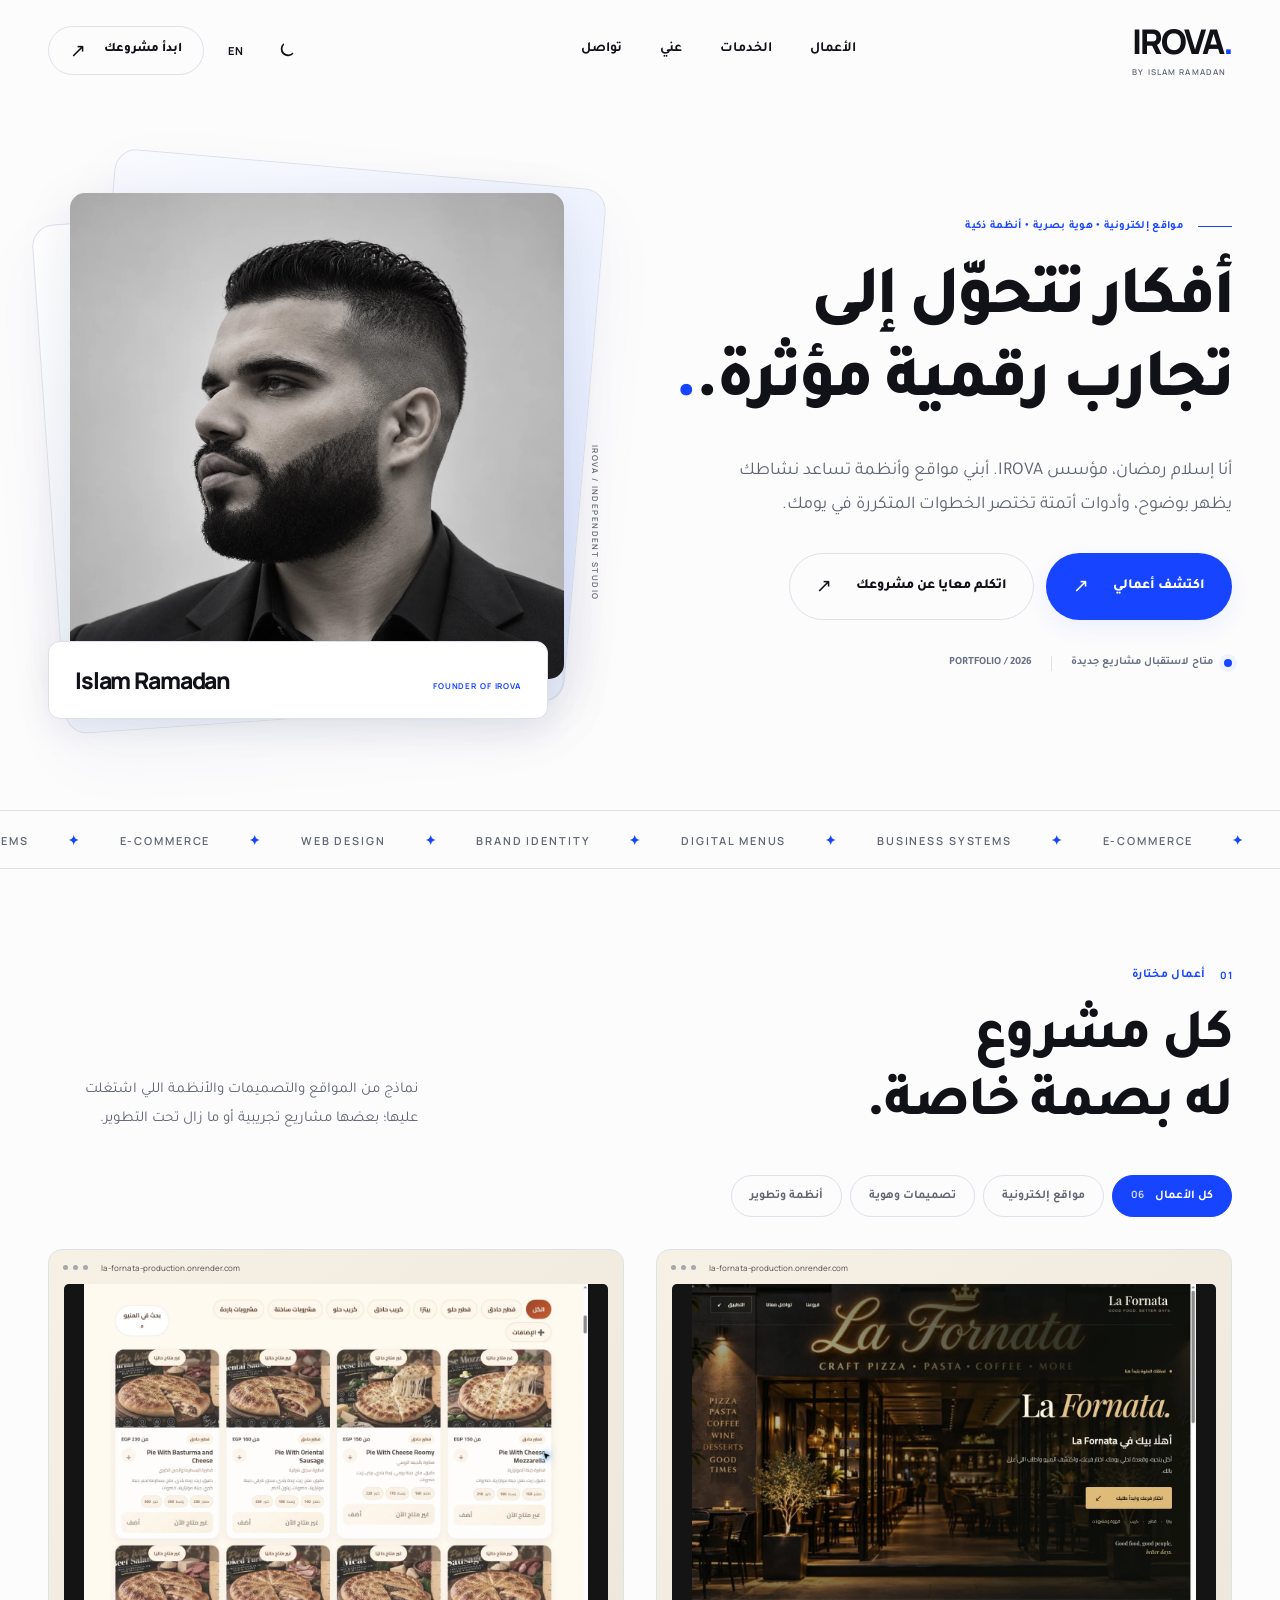
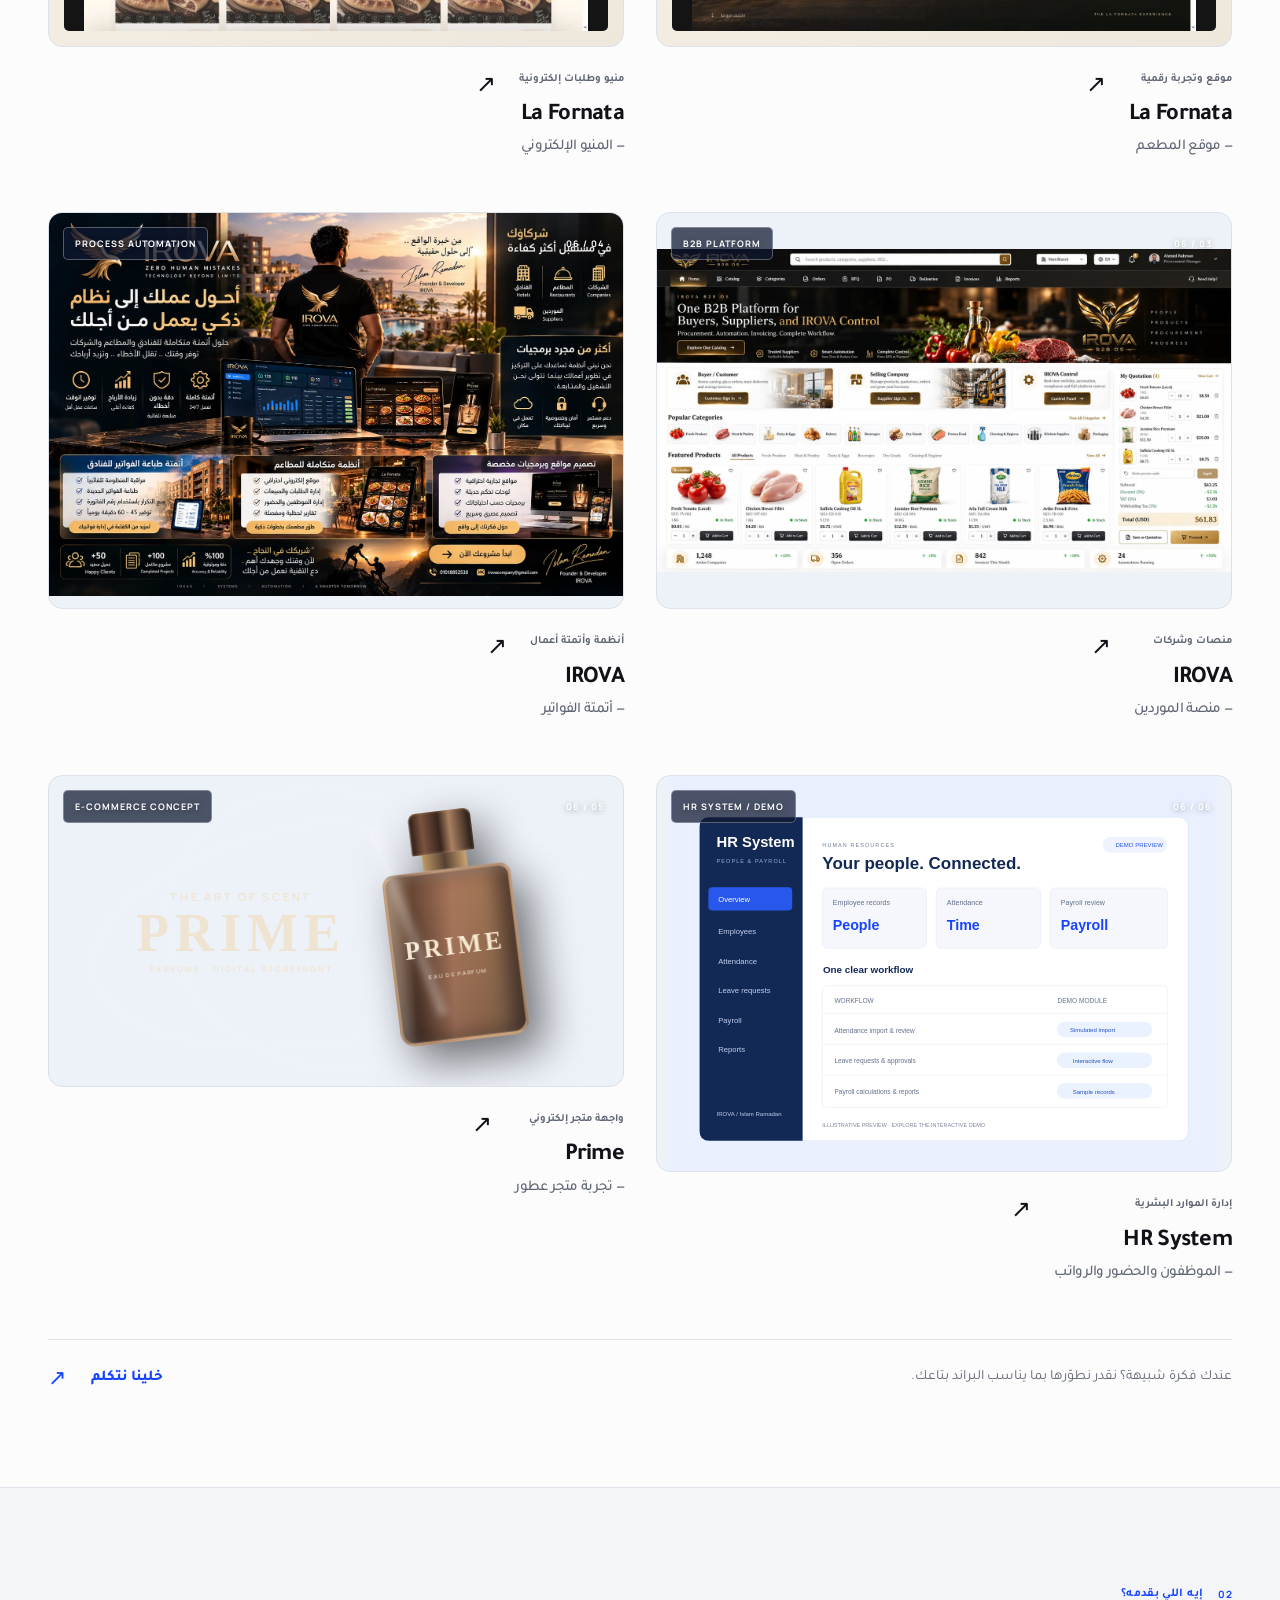
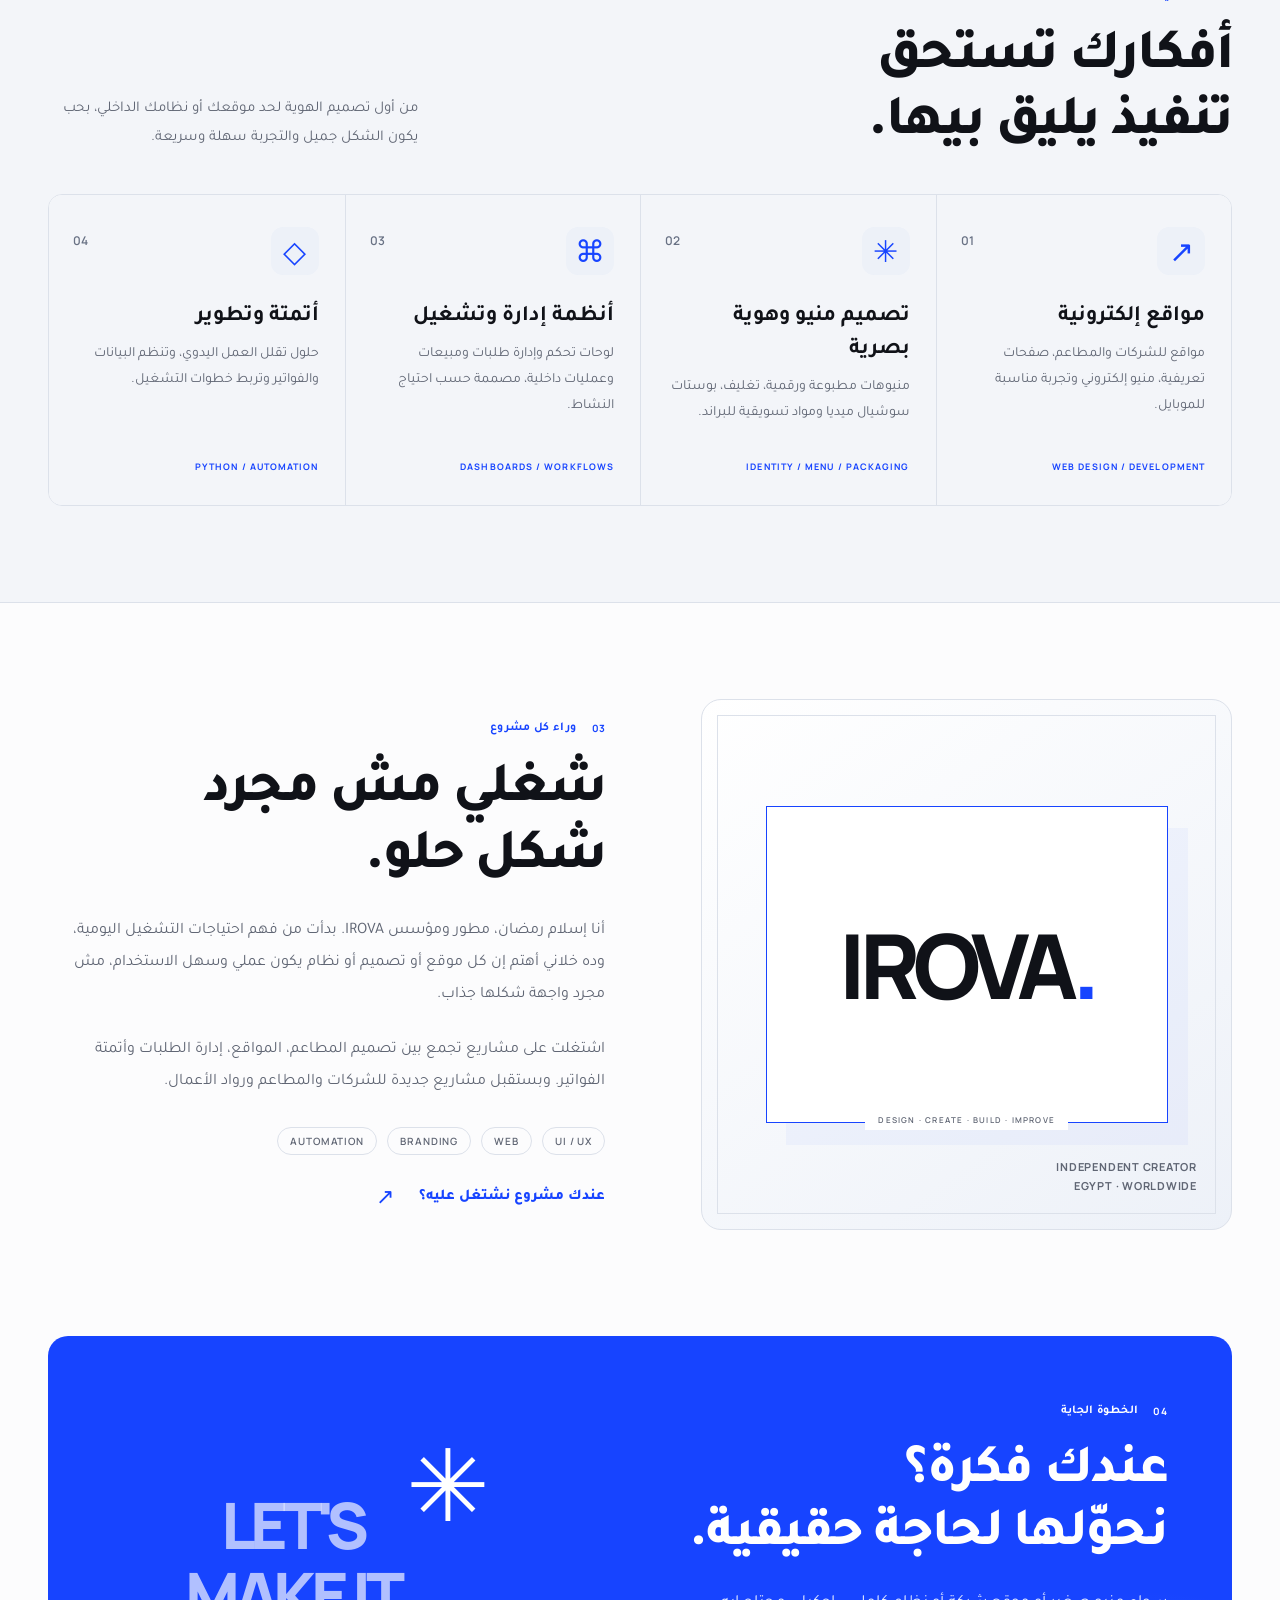
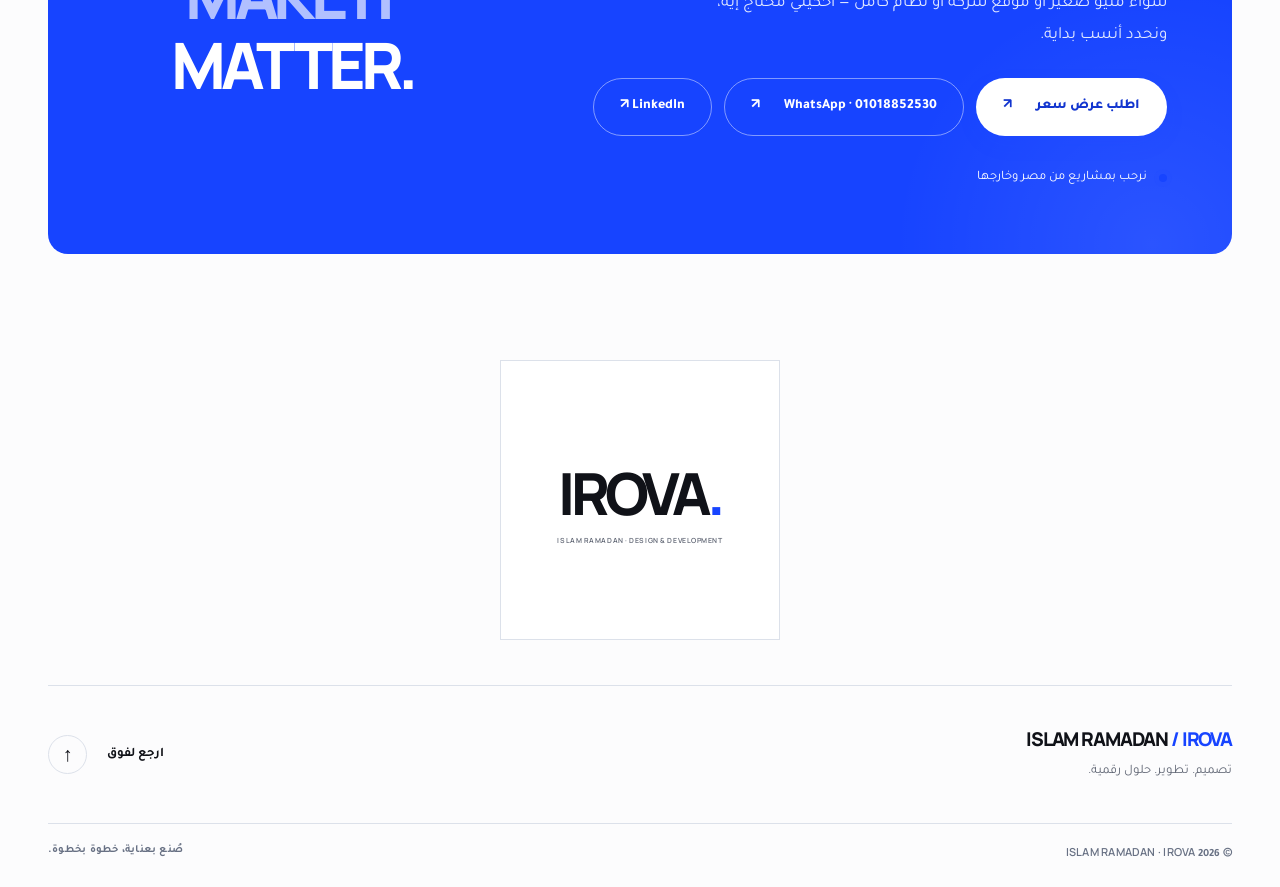
<file: index.html>
<!doctype html>
<html lang="ar" dir="rtl" data-theme="light">
<head>
  <meta charset="utf-8">
  <meta name="viewport" content="width=device-width, initial-scale=1">
  <meta name="theme-color" content="#fcfcfd">
  <meta name="description" content="Islam Ramadan — IROVA. Web development, digital experiences, menu designs, branding, and business automation.">
  <meta property="og:title" content="Islam Ramadan | IROVA — Portfolio">
  <meta property="og:description" content="Selected websites, restaurant branding, digital menus and intelligent business systems.">
  <meta property="og:type" content="website">
  <title>Islam Ramadan | IROVA — Portfolio</title>
  
  
  <link rel="preconnect" href="https://fonts.googleapis.com">
  <link rel="preconnect" href="https://fonts.gstatic.com" crossorigin>
  <link href="https://fonts.googleapis.com/css2?family=DM+Sans:wght@400;500;600;700&family=Manrope:wght@400;500;600;700;800&family=Tajawal:wght@400;500;600;700;800&display=swap" rel="stylesheet">
  <style>
:root{--bg:#11120f;--bg-alt:#181a16;--surface:#20221d;--surface-soft:#24251f;--text:#f4efe5;--muted:#a5a49b;--subtle:#7e8175;--line:rgba(230,221,200,.14);--accent:#d4b77d;--accent-hi:#ead2a2;--accent-text:#12120e;--paper:#e8e4da;--heading:'Tajawal','Manrope',sans-serif;--latin:'Manrope','DM Sans',Arial,sans-serif;--body:'Tajawal','DM Sans',sans-serif;--page-max:1300px;--radius:18px;--ease:cubic-bezier(.23,1,.32,1)}
html[data-theme="light"]{--bg:#f6f4ef;--bg-alt:#eae7df;--surface:#fffdfa;--surface-soft:#e7e2d8;--text:#1e231d;--muted:#64675f;--subtle:#7c8175;--line:rgba(39,42,33,.13);--accent:#90723e;--accent-hi:#9b7b40;--accent-text:#fffdf7;--paper:#f6f4ed}
*,*::before,*::after{box-sizing:border-box}html{scroll-behavior:smooth;scroll-padding-top:110px}body{margin:0;background:var(--bg);color:var(--text);font-family:var(--body);font-size:16px;line-height:1.7;text-rendering:optimizeLegibility;-webkit-font-smoothing:antialiased}body.modal-open{overflow:hidden}button,input,textarea,select{font:inherit}button{cursor:pointer}a{color:inherit;text-decoration:none}button:focus-visible,a:focus-visible,input:focus-visible,select:focus-visible,textarea:focus-visible{outline:2px solid var(--accent);outline-offset:4px}img{display:block;max-width:100%}::selection{background:var(--accent);color:var(--bg)}[hidden]{display:none!important}.container{width:min(var(--page-max),calc(100% - 96px));margin-inline:auto}.skip-link{position:fixed;inset-inline-start:10px;top:-70px;background:var(--accent);color:#111;z-index:10000;padding:10px 16px}.skip-link:focus{top:8px}
.site-shell{overflow:clip}.site-header{position:relative;z-index:50;border-bottom:1px solid var(--line);transition:background .3s}.header-inner{height:99px;display:flex;align-items:center;justify-content:space-between;gap:30px}.brand{display:inline-flex;align-items:center;gap:12px;flex-shrink:0;direction:ltr}.brand-emblem{width:50px;height:50px;display:grid;place-items:center;color:var(--accent);border:1px solid rgba(212,183,125,.3);border-radius:50%}.brand-emblem svg{width:32px;height:32px}.brand-name{display:flex;flex-direction:column;line-height:1.3}.brand-name b{font:800 15px var(--latin);letter-spacing:.12em}.brand-name small{font:600 8px var(--latin);color:var(--muted);letter-spacing:.17em;margin-top:6px}.brand-name small span{color:var(--accent)}.main-nav{display:flex;align-items:center;gap:38px}.main-nav a{color:var(--muted);font-size:14px;font-weight:600;transition:color .2s}.main-nav a:hover{color:var(--accent)}.header-actions{display:flex;align-items:center;gap:12px}.icon-btn,.lang-btn,.hamburger{display:grid;place-items:center;background:none;border:none;color:var(--text);padding:0}.icon-btn{width:36px;height:36px}.icon-btn svg{width:19px;height:19px}.theme-moon{display:none!important}html[data-theme="light"] .theme-moon{display:block!important}html[data-theme="light"] .theme-sun{display:none}.lang-btn{min-width:36px;height:36px;font:700 11px var(--latin);letter-spacing:.05em}.header-cta{padding:12px 21px;background:var(--accent);color:var(--accent-text);border-radius:8px;font-size:13px;font-weight:800;white-space:nowrap;display:flex;align-items:center;gap:18px;transition:transform .2s,background .2s}.header-cta:hover{background:var(--accent-hi);transform:translateY(-2px)}.header-cta span:last-child{font:500 19px Arial}.hamburger{display:none;width:40px;height:40px;gap:6px;align-content:center}.hamburger span{display:block;width:22px;height:2px;background:currentColor;transition:transform .2s}
.hero{min-height:680px;padding-top:87px;padding-bottom:93px;display:grid;grid-template-columns:1.04fr .96fr;align-items:center;gap:40px}.hero-copy{position:relative;z-index:2}.eyebrow,.section-kicker{display:flex;align-items:center;gap:15px;font-size:13px;font-weight:700;letter-spacing:.03em;color:var(--accent)}.eyebrow-line{width:34px;height:1px;background:var(--accent)}.hero h1,h2{font-weight:800;letter-spacing:-.035em;line-height:1.18}.hero h1{font-size:clamp(48px,5.1vw,79px);margin:27px 0 25px;max-width:690px}.hero h1 em,.section-heading h2 em,.about-copy h2 em,.contact-content h2 em{font-style:normal;color:var(--accent)}.hero-paragraph{max-width:550px;color:var(--muted);font-size:18px;line-height:1.95;margin:0 0 31px}.hero-buttons{display:flex;gap:12px;flex-wrap:wrap}.btn{border:1px solid transparent;padding:15px 22px;border-radius:9px;display:inline-flex;align-items:center;justify-content:center;gap:23px;font-size:14px;font-weight:800;min-height:53px;transition:transform .2s,background .2s,border-color .2s;white-space:normal}.btn:hover{transform:translateY(-3px)}.btn-primary{background:var(--accent);color:var(--accent-text)}.btn-primary:hover{background:var(--accent-hi)}.btn-outline{background:transparent;border-color:var(--line);color:var(--text)}.btn-outline:hover{border-color:var(--accent)}.arrow-icon{font-family:Arial;font-size:19px;font-weight:400}.hero-note{margin-top:40px;display:flex;align-items:center;gap:11px;color:var(--subtle);font-size:12px;font-weight:600}.availability-dot{width:8px;height:8px;border-radius:50%;background:#91a77c;box-shadow:0 0 0 5px rgba(145,167,124,.11);display:inline-block;flex:none}.note-separator{width:1px;height:15px;background:var(--line);margin-inline:8px}.hero-art{height:520px;position:relative;min-width:0;isolation:isolate}.art-grid{position:absolute;inset:0;background-image:linear-gradient(to right,rgba(212,183,125,.10) 1px,transparent 1px),linear-gradient(to bottom,rgba(212,183,125,.10) 1px,transparent 1px);background-size:48px 48px;mask-image:linear-gradient(to left,black,transparent 90%);opacity:.45}.orbit{position:absolute;border:1px solid rgba(212,183,125,.18);border-radius:50%}.orbit-a{width:445px;height:445px;top:37px;left:3%}.orbit-b{width:545px;height:545px;top:-15px;left:-9%}.hero-art-main{position:absolute;inset:33px 28px 18px 49px;border:7px solid var(--bg);box-shadow:0 25px 100px rgba(0,0,0,.29);overflow:hidden;border-radius:240px 240px 12px 12px;background:#29261f}.hero-art-main img{height:100%;width:100%;object-fit:cover;object-position:center;filter:contrast(1.03) saturate(.87)}.hero-art-shade{position:absolute;inset:0;background:linear-gradient(180deg,rgba(2,3,2,.04) 32%,rgba(0,0,0,.87) 100%)}.hero-art-content{position:absolute;left:36px;right:36px;bottom:40px;color:#fff;display:flex;flex-direction:column;align-items:flex-start;direction:ltr}.hero-art-content>span{font:700 9px var(--latin);letter-spacing:.25em;color:#f1d9a9}.hero-art-content strong{font:800 clamp(37px,4vw,61px) var(--latin);letter-spacing:-.075em;line-height:1.2;margin-top:11px}.tm{font-size:12px;vertical-align:top;margin-left:3px;letter-spacing:0}.hero-art-content small{font:600 10px var(--latin);letter-spacing:.14em;color:#ddd3bb;margin-top:8px}.floating-card{position:absolute;z-index:2;display:flex;align-items:center;gap:13px;padding:14px 18px;color:#25251e;background:#ece7dc;border:1px solid #f5f0e6;box-shadow:0 18px 40px rgba(0,0,0,.27);border-radius:9px;direction:ltr}.floating-card span:nth-child(2){display:flex;flex-direction:column;line-height:1.5}.floating-card strong{font:800 11px var(--latin);letter-spacing:.1em}.floating-card small{font-size:12px;color:#77736c}.floating-card-a{top:95px;right:-8px;transform:rotate(6deg)}.tiny-square{display:grid;place-items:center;width:35px;height:35px;border-radius:6px;background:#d2b276;font-size:20px}.floating-card-b{bottom:78px;left:0;transform:rotate(-4deg)}.tiny-circle{height:32px;width:32px;border-radius:50%;border:7px solid #bfa274;background:#262821}.floating-arrow{margin-left:15px;font-size:19px}.hero-outline-label{font:700 11px var(--latin);letter-spacing:.26em;color:var(--accent);position:absolute;right:-20px;bottom:25px;writing-mode:vertical-rl}.hero-outline-label span{color:var(--muted)}
.service-ticker{height:73px;display:flex;align-items:center;overflow:hidden;background:var(--accent);color:var(--accent-text);transform:skewY(-1.6deg);margin:-14px -8px 0}.ticker-track{white-space:nowrap;min-width:max-content;animation:ticker 35s linear infinite;direction:ltr}.ticker-track span{display:block;font:800 16px var(--latin);letter-spacing:.13em}.ticker-track b{margin:0 25px;font-size:18px}@keyframes ticker{to{transform:translateX(-49%)}}
.section-pad{padding-top:125px;padding-bottom:120px}.section-heading{display:flex;justify-content:space-between;align-items:end;gap:40px;margin-bottom:42px}.section-index{font:700 12px var(--latin);color:var(--accent);padding:5px 8px;border:1px solid rgba(212,183,125,.34);border-radius:4px}.section-heading h2,.about-copy h2,.contact-content h2{font-size:clamp(40px,4.35vw,66px);margin:21px 0 0}.section-description{max-width:350px;color:var(--muted);font-size:16px;line-height:1.9;margin:0 0 6px}.filter-bar{display:flex;gap:11px;margin-bottom:27px;flex-wrap:wrap}.filter-chip{border:1px solid var(--line);color:var(--muted);border-radius:100px;padding:9px 20px;background:none;font-size:13px;font-weight:700;min-height:42px;transition:.2s}.filter-chip.is-active,.filter-chip:hover{background:var(--accent);border-color:var(--accent);color:var(--accent-text)}.filter-number{display:inline-block;font-family:var(--latin);margin-inline-start:11px;font-size:10px;opacity:.8}.projects-grid{display:grid;grid-template-columns:repeat(12,minmax(0,1fr));gap:25px;align-items:stretch}.project-card{appearance:none;background:transparent;text-align:start;border:0;display:flex;flex-direction:column;padding:0;min-width:0;color:var(--text);transition:transform .28s var(--ease)}.project-card:hover{transform:translateY(-5px)}.project-card:focus-visible{outline-offset:6px}.project-big{grid-column:span 7}.project-compact{grid-column:span 5}.project-full{grid-column:span 12}.project-visual{position:relative;overflow:hidden;width:100%;aspect-ratio:1.58;border-radius:12px;background:#29291f}.project-big .project-visual{aspect-ratio:1.6}.project-compact .project-visual{aspect-ratio:1.13}.project-visual img{width:100%;height:100%;object-fit:cover;transition:transform .8s var(--ease);filter:saturate(.86)}.project-card:hover .project-visual img{transform:scale(1.065)}.project-restaurant img{object-position:center}.project-b2b .project-visual{background:#ddd9c7}.project-b2b img{object-fit:contain;filter:none}.project-hospitality img{object-position:top center}.project-top-chip,.project-number{position:absolute;top:18px;color:white;font:700 10px var(--latin);letter-spacing:.11em;text-shadow:0 1px 6px #0006;z-index:2}.project-top-chip{left:19px;padding:9px 11px;border:1px solid rgba(255,255,255,.3);border-radius:5px;background:rgba(15,14,12,.36);backdrop-filter:blur(12px)}.project-number{right:19px}.project-meta{display:flex;align-items:center;justify-content:space-between;gap:15px;padding:18px 0 23px;border-bottom:1px solid var(--line)}.project-type{color:var(--accent);font-size:12px;font-weight:700}.project-meta h3{margin:6px 0 0;font-size:23px;line-height:1.45;letter-spacing:-.02em}.project-meta h3 span{font-weight:500;color:var(--muted);font-size:18px}.project-link-circle{display:grid;place-items:center;width:43px;height:43px;border:1px solid var(--line);border-radius:50%;font:400 22px Arial;flex:none;transition:background .2s,border-color .2s,color .2s}.project-card:hover .project-link-circle{background:var(--accent);border-color:var(--accent);color:var(--accent-text)}.prime-visual{height:385px;aspect-ratio:unset!important;display:flex;justify-content:center;align-items:center;gap:100px;isolation:isolate;background:radial-gradient(ellipse at 28% 50%,#9e8d80 0%,#493c35 40%,#231e1d 77%,#151514 100%)}.prime-visual:before,.prime-visual:after{content:'';position:absolute;border:1px solid #ffffff17;inset:44px 7%;border-radius:50%;transform:rotate(-10deg);z-index:-1}.prime-visual:after{inset:16px 20%;transform:rotate(15deg)}.prime-visual-copy{color:#efe4d2;display:flex;flex-direction:column;text-align:center;direction:ltr;z-index:1}.prime-visual-copy span{font:600 11px var(--latin);letter-spacing:.25em}.prime-visual-copy strong{font:600 clamp(67px,10vw,142px) Georgia,serif;letter-spacing:.11em;line-height:1.1}.prime-visual-copy small{font:600 10px var(--latin);letter-spacing:.25em}.prime-bottle{height:310px;width:166px;position:relative;display:flex;flex-direction:column;align-items:center;filter:drop-shadow(17px 23px 27px rgba(0,0,0,.55));transform:rotate(-7deg)}.bottle-cap{width:80px;height:54px;border-radius:10px 10px 2px 2px;background:linear-gradient(90deg,#2b1b14,#7a543f 20%,#37241c 47%,#aa8161 65%,#201712);box-shadow:inset 0 0 0 2px #cfa17a33}.bottle-neck{width:57px;height:21px;background:linear-gradient(90deg,#be9a66,#564030,#cba571)}.bottle-body{height:221px;width:166px;border-radius:15px 15px 19px 19px;border:4px solid rgba(243,205,163,.47);background:linear-gradient(95deg,rgba(250,220,176,.27),transparent 20%,rgba(210,150,117,.6) 48%,rgba(245,187,134,.39) 75%,rgba(248,222,184,.27)),linear-gradient(#704c37,#38251e);box-shadow:inset 12px 4px 16px #ffffff36,inset -15px 0 25px #190d0b8f;display:flex;flex-direction:column;align-items:center;justify-content:center;color:#f6e8cf;font:600 32px Georgia,serif;letter-spacing:.14em;overflow:hidden}.bottle-body small{font:500 7px var(--latin);letter-spacing:.25em;margin-top:13px}.bottle-shine{width:20px;height:260px;transform:rotate(-14deg);position:absolute;left:16px;top:4px;background:linear-gradient(90deg,transparent,rgba(255,255,255,.36),transparent);filter:blur(5px)}.work-foot{display:flex;justify-content:space-between;align-items:center;gap:20px;margin-top:33px;color:var(--muted);font-size:14px}.text-link{display:inline-flex;align-items:center;gap:25px;font-weight:800;font-size:15px;color:var(--accent);white-space:nowrap}.text-link span:last-child{font:400 22px Arial;transition:transform .2s}.text-link:hover span:last-child{transform:translate(4px,-4px)}
.services-section{background:var(--bg-alt);border-top:1px solid var(--line);border-bottom:1px solid var(--line)}.services-grid{display:grid;grid-template-columns:repeat(4,1fr);gap:1px;border:1px solid var(--line);background:var(--line)}.service-item{background:var(--bg-alt);min-height:311px;padding:30px 24px 25px;display:flex;flex-direction:column;position:relative;transition:background .2s}.service-item:hover{background:var(--surface)}.service-icon{width:54px;height:54px;border:1px solid rgba(212,183,125,.31);color:var(--accent);display:grid;place-items:center;font:500 30px Arial;border-radius:10px}.service-num{position:absolute;top:37px;left:24px;font:600 12px var(--latin);color:var(--subtle)}.service-item h3{font-size:20px;margin:26px 0 8px;line-height:1.5}.service-item p{font-size:14px;line-height:1.85;color:var(--muted);margin:0 0 18px}.service-item small{font:700 9px var(--latin);letter-spacing:.12em;color:var(--accent);margin-top:auto;direction:ltr;text-align:end}
.about-grid{display:grid;grid-template-columns:1fr 1.05fr;gap:96px;align-items:center}.about-art{position:relative;height:475px;background:radial-gradient(circle at center,rgba(212,183,125,.09) 0%,transparent 55%),linear-gradient(40deg,rgba(212,183,125,.03),transparent);border:1px solid var(--line);overflow:hidden;display:grid;place-items:center;border-radius:8px}.about-art:before{content:'';position:absolute;inset:15px;border:1px solid var(--line)}.about-orbit{width:320px;height:320px;border:1px solid rgba(212,183,125,.25);border-radius:50%;display:grid;place-items:center;position:relative}.about-orbit:before,.about-orbit:after{content:'';position:absolute;width:245px;height:245px;border:1px dashed rgba(212,183,125,.22);border-radius:50%}.about-orbit:after{width:380px;height:380px;border-style:solid;opacity:.45}.about-monogram{font:800 104px var(--latin);color:var(--text);letter-spacing:-.12em}.about-monogram span{color:var(--accent)}.about-ring-label{position:absolute;bottom:-8px;background:var(--bg);color:var(--accent);padding:5px 13px;font:600 10px var(--latin);letter-spacing:.15em;white-space:nowrap}.about-corner-note{position:absolute;bottom:34px;right:34px;color:var(--subtle);font:700 11px/1.75 var(--latin);letter-spacing:.07em;direction:ltr;text-align:right}.about-copy p{color:var(--muted);font-size:16px;line-height:2;margin:23px 0 0}.about-tags{display:flex;gap:10px;flex-wrap:wrap;margin:29px 0}.about-tags span{border:1px solid var(--line);padding:6px 12px;border-radius:4px;color:var(--muted);font:600 10px var(--latin);letter-spacing:.09em}
.contact-section{padding-top:30px}.contact-card{min-height:475px;padding:65px 77px;position:relative;border-radius:16px;background:#26271f;color:#f3ecdf;overflow:hidden;display:grid;grid-template-columns:1.3fr .7fr;align-items:center;gap:30px;border:1px solid #4d4534}.contact-glow{position:absolute;width:560px;height:560px;border-radius:50%;background:radial-gradient(circle,rgba(218,178,111,.18),transparent 64%);inset:auto -200px -270px auto;pointer-events:none}.contact-content{position:relative;z-index:2}.contact-content h2{font-size:clamp(37px,4.2vw,63px);margin:20px 0}.contact-content p{max-width:490px;color:#bcb6a8;font-size:17px;line-height:1.85}.contact-buttons{display:flex;gap:12px;flex-wrap:wrap;margin-top:27px}.contact-buttons .btn-outline{border-color:#ffffff3a;color:#f3ecdf}.contact-buttons .btn-outline:hover{border-color:var(--accent)}.contact-foot{display:flex;align-items:center;gap:12px;color:#b0a99b;font-size:13px;margin-top:31px}.contact-side{position:relative;z-index:1;direction:ltr;display:flex;flex-direction:column;text-align:center;font:800 clamp(38px,4.7vw,72px)/1.1 var(--latin);letter-spacing:-.08em;transform:rotate(-9deg);color:#bda475}.contact-side em{color:#efe3c9;font-style:normal}.asterisk{position:absolute;right:-13px;top:-62px;font-size:100px;font-weight:300;color:#ab8753}
.footer{padding-top:0;padding-bottom:26px}.footer-top{display:flex;justify-content:space-between;align-items:center;padding:40px 0;border-bottom:1px solid var(--line)}.footer-brand strong{font:800 24px var(--latin);letter-spacing:-.06em}.footer-brand strong span{color:var(--accent)}.footer-brand p{font-size:13px;color:var(--muted);margin:3px 0 0}.back-top{display:flex;align-items:center;gap:20px;font-weight:700;font-size:13px}.back-top span:last-child{width:39px;height:39px;border:1px solid var(--line);border-radius:50%;display:grid;place-items:center;font:20px Arial}.footer-bottom{display:flex;justify-content:space-between;gap:20px;padding-top:20px;color:var(--subtle);font:600 11px var(--latin);letter-spacing:.02em}.footer-bottom span:last-child{font-family:var(--body)}
.modal-backdrop{position:fixed;inset:0;z-index:1000;display:flex;justify-content:center;align-items:center;background:rgba(0,0,0,.78);backdrop-filter:blur(10px);padding:24px;overflow-y:auto}.modal-panel{background:var(--surface);border:1px solid var(--line);color:var(--text);position:relative;border-radius:16px;width:min(850px,100%);max-height:min(92vh,950px);overflow:auto;box-shadow:0 30px 120px rgba(0,0,0,.5)}.modal-close{position:sticky;float:inline-end;top:17px;margin:17px 17px -59px 0;z-index:4;width:43px;height:43px;border-radius:50%;background:var(--bg);color:var(--text);border:1px solid var(--line);font-size:27px;line-height:1}.project-modal-image{height:350px;background:#312f27 center/cover no-repeat;position:relative}.project-modal-image img{width:100%;height:100%;object-fit:cover}.project-modal-image .prime-visual{width:100%;height:100%;transform:none;gap:45px}.project-modal-image .prime-bottle{transform:scale(.7) rotate(-7deg)}.project-modal-image .prime-visual-copy strong{font-size:70px}.modal-copy{padding:37px 45px 43px}.modal-eyebrow{font:700 11px var(--latin);letter-spacing:.17em;color:var(--accent)}.modal-copy h2,.inquiry-panel h2{font-size:clamp(27px,3vw,40px);margin:10px 0 15px}.modal-copy p{font-size:16px;color:var(--muted);line-height:1.9;max-width:680px}.modal-deliverables{display:flex;gap:10px;flex-wrap:wrap;margin:24px 0 29px}.modal-deliverables span{font-size:12px;border:1px solid var(--line);padding:9px 14px;border-radius:50px;color:var(--text)}.modal-actions{display:flex;gap:11px;flex-wrap:wrap}.inquiry-panel{width:min(680px,100%);padding:41px 45px}.inquiry-head{margin-bottom:25px}.inquiry-head h2{margin:11px 0}.inquiry-head p{color:var(--muted);margin:0;font-size:14px}.inquiry-panel form{display:flex;flex-direction:column;gap:16px}.inquiry-panel label{display:flex;flex-direction:column;gap:7px;flex:1;font-size:13px;font-weight:700}.form-row{display:flex;gap:15px}.inquiry-panel input,.inquiry-panel textarea,.inquiry-panel select{width:100%;background:var(--bg);border:1px solid var(--line);color:var(--text);border-radius:9px;padding:12px 14px;outline:none;font-size:14px}.inquiry-panel input:focus,.inquiry-panel textarea:focus,.inquiry-panel select:focus{border-color:var(--accent)}.inquiry-panel textarea{resize:vertical}.form-actions{display:flex;gap:17px;align-items:center;flex-wrap:wrap}.form-hint{font-size:12px;color:var(--subtle);line-height:1.7;margin:0}#formStatus{font-size:13px;color:var(--accent)}
html[lang="en"] body{font-family:var(--latin)}html[lang="en"] .hero h1,html[lang="en"] h2,html[lang="en"] h3{font-family:var(--latin)}html[lang="en"] .hero h1{font-size:clamp(49px,5.1vw,74px);letter-spacing:-.075em}html[lang="en"] .hero-paragraph{font-size:16px;line-height:1.85}html[lang="en"] .section-heading h2{letter-spacing:-.065em}html[lang="en"] .service-num{right:24px;left:auto}html[lang="en"] .service-item small{text-align:left}html[lang="en"] .modal-close{margin-left:17px;margin-right:0}
@media (max-width:1150px){.container{width:calc(100% - 64px)}.main-nav{gap:23px}.header-cta{padding:10px 14px;gap:8px}.hero{gap:15px;min-height:600px}.hero h1{font-size:clamp(45px,5.5vw,67px)}.hero-art{height:465px}.hero-art-main{inset:32px 26px 15px 36px}.about-grid{gap:45px}.services-grid{grid-template-columns:repeat(2,1fr)}}
@media (max-width:850px){.container{width:calc(100% - 40px)}.header-inner{height:76px}.main-nav{display:none;position:absolute;top:75px;left:0;right:0;background:var(--bg);border-bottom:1px solid var(--line);padding:20px;box-shadow:0 14px 35px #0002;flex-direction:column;align-items:stretch;gap:10px}.main-nav.is-open{display:flex}.main-nav a{display:block;padding:10px}.header-cta{display:none}.hamburger{display:grid}.hamburger[aria-expanded="true"] span:first-child{transform:translateY(4px) rotate(45deg)}.hamburger[aria-expanded="true"] span:last-child{transform:translateY(-4px) rotate(-45deg)}.hero{display:flex;flex-direction:column;align-items:stretch;padding-top:63px;padding-bottom:73px}.hero-copy{max-width:720px}.hero h1{font-size:clamp(44px,8.2vw,78px)}.hero-art{margin:25px auto 0;width:min(520px,100%);height:490px;align-self:center}.section-pad{padding-top:90px;padding-bottom:86px}.project-meta h3{font-size:19px}.project-meta h3 span{font-size:16px}.about-grid{grid-template-columns:1fr;gap:50px}.about-art{height:360px;order:2}.about-copy{order:1}.contact-card{padding:51px 36px;grid-template-columns:1fr}.contact-side{display:none}}
@media (max-width:610px){.container{width:calc(100% - 36px)}.brand-emblem{width:43px;height:43px}.brand-name b{font-size:12px}.brand-name small{font-size:7px}.header-inner{gap:6px}.header-actions{gap:3px}.lang-btn{min-width:34px}.hero{padding-top:48px;padding-bottom:68px}.eyebrow{font-size:11px}.hero h1{font-size:clamp(40px,10.3vw,58px);margin:22px 0 20px}.hero-paragraph{font-size:16px;line-height:1.85}.hero-buttons{gap:10px}.hero-buttons .btn{min-height:49px;font-size:12px;padding:12px 13px;gap:10px}.hero-note{margin-top:29px;font-size:10px;flex-wrap:wrap}.hero-art{height:390px;max-width:400px;margin-top:15px}.hero-art-main{inset:23px 16px 12px 25px;border-width:5px;border-radius:180px 180px 10px 10px}.hero-art-content{left:24px;right:24px;bottom:30px}.hero-art-content strong{font-size:43px}.floating-card{padding:9px 11px;gap:7px}.floating-card strong{font-size:9px}.floating-card small{font-size:10px}.tiny-square,.tiny-circle{height:28px;width:28px}.tiny-circle{border-width:6px}.floating-card-a{right:-1px;top:48px}.floating-card-b{bottom:55px;left:-5px}.floating-arrow,.hero-outline-label{display:none}.orbit-a{width:340px;height:340px}.orbit-b{width:420px;height:420px}.service-ticker{height:57px}.ticker-track span{font-size:12px}.ticker-track b{margin:0 17px}.section-heading{flex-direction:column;align-items:start;gap:15px;margin-bottom:27px}.section-heading h2,.about-copy h2,.contact-content h2{font-size:clamp(36px,9vw,51px)}.section-description{max-width:100%;font-size:15px}.filter-bar{gap:8px}.filter-chip{min-height:38px;padding:6px 12px;font-size:11px}.projects-grid{grid-template-columns:1fr;gap:23px}.project-big,.project-compact,.project-full{grid-column:span 1}.project-visual,.project-big .project-visual,.project-compact .project-visual{aspect-ratio:1.27}.project-b2b .project-visual{aspect-ratio:1.31}.project-meta{padding-top:13px;padding-bottom:17px}.project-link-circle{width:36px;height:36px}.prime-visual{height:280px;gap:10px}.prime-visual-copy strong{font-size:55px}.prime-visual-copy span,.prime-visual-copy small{font-size:7px}.prime-bottle{transform:scale(.7) rotate(-7deg);transform-origin:center;width:120px}.work-foot{align-items:start;flex-direction:column;font-size:13px}.services-grid{grid-template-columns:1fr 1fr}.service-item{min-height:300px;padding:22px 16px}.service-icon{width:42px;height:42px;font-size:23px}.service-num{top:27px;left:17px}.service-item h3{font-size:17px;margin-top:21px}.service-item p{font-size:12px}.service-item small{font-size:8px}.about-art{height:320px}.about-orbit{width:225px;height:225px}.about-orbit:before{width:175px;height:175px}.about-orbit:after{width:290px;height:290px}.about-monogram{font-size:77px}.about-ring-label{font-size:7px}.about-corner-note{right:26px;bottom:26px;font-size:8px}.about-copy p{font-size:15px}.contact-section{padding-top:0}.contact-card{padding:43px 25px;min-height:0}.contact-content p{font-size:15px}.contact-buttons .btn{width:100%}.footer-top{padding-top:28px}.footer-brand strong{font-size:17px}.footer-bottom{font-size:9px;flex-direction:column;gap:7px}.modal-backdrop{padding:11px}.modal-panel{max-height:94vh}.project-modal-image{height:230px}.modal-copy{padding:29px 23px}.modal-copy h2{font-size:27px}.modal-copy p{font-size:14px}.modal-actions .btn{width:100%}.inquiry-panel{padding:27px 22px}.form-row{flex-direction:column}.inquiry-head h2{font-size:28px}.project-modal-image .prime-visual{gap:0}.project-modal-image .prime-bottle{transform:scale(.5) rotate(-7deg);width:100px}.project-modal-image .prime-visual-copy strong{font-size:42px}}
@media(max-width:360px){.brand-name small{font-size:6px}.brand-name b{font-size:10px}.header-actions{gap:0}.hero h1{font-size:37px}.services-grid{grid-template-columns:1fr}.service-item{min-height:220px}.prime-visual-copy strong{font-size:46px}.prime-bottle{transform:scale(.55) rotate(-7deg)}}
@media(prefers-reduced-motion:reduce){*,*::before,*::after{animation-duration:.01ms!important;scroll-behavior:auto!important;transition-duration:.01ms!important}}

</style>
  
  
<link rel="stylesheet" href="white.css?v=20261013">
</head>
<body>
  <a class="skip-link" href="#main" data-i18n="skip">تخطَّ إلى المحتوى</a>
  <div class="site-shell" id="top">
    <header class="site-header" id="siteHeader">
      <div class="header-inner container">
        <a class="brand" href="#top" aria-label="Islam Ramadan IROVA — Home">
          <span class="brand-emblem" aria-hidden="true"><svg viewBox="0 0 42 42" fill="none"><path d="M4 11L20 19L38 9L31 23L20 30L11 23L4 11Z" stroke="currentColor" stroke-width="1.7" stroke-linejoin="round"/><path d="M10 11L20 14L33 10M16 23L20 26L25 23M20 30V37" stroke="currentColor" stroke-width="1.5"/></svg></span>
          <span class="brand-name"><b>IROVA<span class="brand-dot">.</span></b><small>BY ISLAM RAMADAN</small></span>
        </a>
        <nav class="main-nav" id="mainNav" aria-label="Main navigation">
          <a href="#work" data-i18n="navWork">الأعمال</a>
          <a href="#services" data-i18n="navServices">الخدمات</a>
          <a href="#about" data-i18n="navAbout">عني</a>
          <a href="#contact" data-i18n="navContact">تواصل</a>
        </nav>
        <div class="header-actions">
          <button class="icon-btn theme-btn" id="themeBtn" type="button" aria-label="تبديل المظهر" title="Theme"><svg class="theme-sun" viewBox="0 0 24 24" fill="none" stroke="currentColor" stroke-width="1.7"><circle cx="12" cy="12" r="4"/><path d="M12 2v2m0 16v2M4.9 4.9l1.4 1.4m11.4 11.4 1.4 1.4M2 12h2m16 0h2M4.9 19.1l1.4-1.4M17.7 6.3l1.4-1.4"/></svg><svg class="theme-moon" viewBox="0 0 24 24" fill="none" stroke="currentColor" stroke-width="1.7"><path d="M20.2 15.5A8.2 8.2 0 0 1 8.5 3.8a8.3 8.3 0 1 0 11.7 11.7z"/></svg></button>
          <button class="lang-btn" id="langBtn" type="button" aria-label="Switch language">EN</button>
          <a class="header-cta" href="#contact"><span data-i18n="navCTA">ابدأ مشروعك</span><span aria-hidden="true">↗</span></a>
          <button class="hamburger" id="menuBtn" type="button" aria-expanded="false" aria-controls="mainNav" aria-label="فتح القائمة"><span></span><span></span></button>
        </div>
      </div>
    </header>
    <main id="main">
      <section class="hero container" aria-labelledby="heroHeading">
        <div class="hero-copy">
          <div class="eyebrow"><span class="eyebrow-line"></span><span data-i18n="heroEyebrow">مواقع إلكترونية • هوية بصرية • أنظمة ذكية</span></div>
          <h1 id="heroHeading"><span data-i18n="heroHeadingA">أفكار تتحوّل إلى</span><br><em data-i18n="heroHeadingB">تجارب رقمية مؤثرة.</em></h1>
          <p class="hero-paragraph" data-i18n="heroBody">أنا إسلام رمضان، مؤسس IROVA. أبني مواقع وأنظمة تساعد نشاطك يظهر بوضوح، وأدوات أتمتة تختصر الخطوات المتكررة في يومك.</p>
          <div class="hero-buttons"><a class="btn btn-primary" href="#work"><span data-i18n="exploreWork">اكتشف أعمالي</span><span class="arrow-icon">↗</span></a><a class="btn btn-outline" href="#contact"><span data-i18n="discussProject">اتكلم معايا عن مشروعك</span><span class="arrow-icon">↗</span></a></div>
          <div class="hero-note"><span class="availability-dot"></span><span data-i18n="heroAvailable">متاح لاستقبال مشاريع جديدة</span><span class="note-separator"></span><span>2026 / PORTFOLIO</span></div>
        </div>
        <div class="hero-art founder-art" aria-label="Islam Ramadan — Founder of IROVA">
<div class="architectural-panel panel-back"></div><div class="architectural-panel panel-front"></div>
<div class="portrait-frame"><img src="assets/islam-portrait.webp" alt="Islam Ramadan, founder of IROVA" fetchpriority="high" width="1254" height="1254"></div>
<div class="founder-caption"><strong>Islam Ramadan</strong><span>FOUNDER OF IROVA</span></div>
<span class="portrait-edition">IROVA / INDEPENDENT STUDIO</span></div></section>
      <section class="service-ticker" aria-label="Specialties"><div class="ticker-track" aria-hidden="true"><span>WEB DESIGN <b>✦</b> BRAND IDENTITY <b>✦</b> DIGITAL MENUS <b>✦</b> BUSINESS SYSTEMS <b>✦</b> E-COMMERCE <b>✦</b> WEB DESIGN <b>✦</b> BRAND IDENTITY <b>✦</b> DIGITAL MENUS <b>✦</b> BUSINESS SYSTEMS <b>✦</b> E-COMMERCE <b>✦</b></span></div></section>
      <section class="work-section section-pad" id="work" aria-labelledby="workHeading">
        <div class="container">
          <div class="section-heading"><div><div class="section-kicker"><span class="section-index">01</span><span data-i18n="workKicker">أعمال مختارة</span></div><h2 id="workHeading"><span data-i18n="workHeadingA">كل مشروع</span><br><em data-i18n="workHeadingB">له بصمة خاصة.</em></h2></div><p class="section-description" data-i18n="workIntro">نماذج من المواقع والتصميمات والأنظمة اللي اشتغلت عليها؛ بعضها مشاريع تجريبية أو ما زال تحت التطوير.</p></div>
          <div class="filter-bar" role="group" aria-label="Filter projects">
            <button type="button" class="filter-chip is-active" data-filter="all" aria-pressed="true"><span data-i18n="all">كل الأعمال</span><span class="filter-number">06</span></button>
            <button type="button" class="filter-chip" data-filter="web" aria-pressed="false"><span data-i18n="webFilter">مواقع إلكترونية</span></button>
            <button type="button" class="filter-chip" data-filter="brand" aria-pressed="false"><span data-i18n="designFilter">تصميمات وهوية</span></button>
            <button type="button" class="filter-chip" data-filter="systems" aria-pressed="false"><span data-i18n="systemsFilter">أنظمة وتطوير</span></button>
          </div>
          <div class="projects-grid" id="projectGrid">
            <button type="button" class="project-card project-big project-restaurant" data-project="lafornata" data-category="web" aria-label="View La Fornata digital restaurant project">
              <div class="project-visual"><div class="browser-bar" aria-hidden="true"><i></i><i></i><i></i><span>la-fornata-production.onrender.com</span></div><img loading="lazy" src="assets/lafornata-home.webp" alt="لقطة فعلية من موقع La Fornata"><span class="project-top-chip">WEB EXPERIENCE</span><span class="project-number">01 / 06</span></div>
              <div class="project-meta"><div><span class="project-type" data-i18n="typeWeb">موقع وتجربة رقمية</span><h3>La Fornata <span data-i18n="lafornataSite">— موقع المطعم</span></h3></div><span class="project-link-circle" aria-hidden="true">↗</span></div>
            </button>
            <button type="button" class="project-card project-compact" data-project="branding" data-category="web" aria-label="View La Fornata live digital menu">
              <div class="project-visual"><div class="browser-bar" aria-hidden="true"><i></i><i></i><i></i><span>la-fornata-production.onrender.com</span></div><img loading="lazy" src="assets/lafornata-menu.webp" alt="لقطة فعلية من موقع La Fornata"><span class="project-top-chip">LIVE DIGITAL MENU</span><span class="project-number">02 / 06</span></div>
              <div class="project-meta"><div><span class="project-type" data-i18n="typeMenu">منيو وطلبات إلكترونية</span><h3>La Fornata <span data-i18n="lafornataBrand">— المنيو الإلكتروني</span></h3></div><span class="project-link-circle" aria-hidden="true">↗</span></div>
            </button>
            <button type="button" class="project-card project-compact project-b2b" data-project="b2b" data-category="web systems" aria-label="View IROVA B2B platform project">
              <div class="project-visual"><img loading="lazy" src="assets/original-4.webp" alt="IROVA B2B supplier system interface design"><span class="project-top-chip">B2B PLATFORM</span><span class="project-number">03 / 06</span></div>
              <div class="project-meta"><div><span class="project-type" data-i18n="typePlatform">منصات وشركات</span><h3>IROVA <span data-i18n="irovaB2B">— منصة الموردين</span></h3></div><span class="project-link-circle" aria-hidden="true">↗</span></div>
            </button>
            <button type="button" class="project-card project-big project-hospitality" data-project="automation" data-category="systems" aria-label="View IROVA invoice automation project">
              <div class="project-visual"><img loading="lazy" src="assets/original-5.webp" alt="IROVA hospitality invoice automation promotional design"><span class="project-top-chip">PROCESS AUTOMATION</span><span class="project-number">04 / 06</span></div>
              <div class="project-meta"><div><span class="project-type" data-i18n="typeSoftware">أنظمة وأتمتة أعمال</span><h3>IROVA <span data-i18n="irovaInvoice">— أتمتة الفواتير</span></h3></div><span class="project-link-circle" aria-hidden="true">↗</span></div>
            </button>
<button type="button" class="project-card project-compact project-hr" data-project="hr" data-category="systems" aria-label="View HR System demo">
<div class="project-visual"><img loading="lazy" src="assets/hr-system.svg" width="1000" height="720" alt="HR System — illustrative demo overview"><span class="project-top-chip">HR SYSTEM / DEMO</span><span class="project-number">06 / 06</span></div>
<div class="project-meta"><div><span class="project-type" data-i18n="typeHR">إدارة الموارد البشرية</span><h3>HR System <span data-i18n="hrSubtitle">— الموظفون والحضور والرواتب</span></h3></div><span class="project-link-circle" aria-hidden="true">↗</span></div></button>
            <button type="button" class="project-card project-full project-prime" data-project="prime" data-category="web brand" aria-label="View Prime perfumes website concept">
              <div class="project-visual prime-visual"><div class="prime-bottle"><div class="bottle-cap"></div><div class="bottle-neck"></div><div class="bottle-body"><div class="bottle-shine"></div><span>PRIME</span><small>EAU DE PARFUM</small></div></div><div class="prime-visual-copy"><span>THE ART OF SCENT</span><strong>PRIME</strong><small>PERFUME · DIGITAL STOREFRONT</small></div><span class="project-top-chip">E-COMMERCE CONCEPT</span><span class="project-number">05 / 06</span></div>
              <div class="project-meta"><div><span class="project-type" data-i18n="typeStore">واجهة متجر إلكتروني</span><h3>Prime <span data-i18n="primeSite">— تجربة متجر عطور</span></h3></div><span class="project-link-circle" aria-hidden="true">↗</span></div>
            </button>
          </div>
          <div class="work-foot"><span data-i18n="workFoot">عندك فكرة شبيهة؟ نقدر نطوّرها بما يناسب البراند بتاعك.</span><a href="#contact" class="text-link"><span data-i18n="talkAboutProject">خلينا نتكلم</span><span>↗</span></a></div>
        </div>
      </section>
      <section class="services-section section-pad" id="services" aria-labelledby="servicesHeading"><div class="container"><div class="section-heading"><div><div class="section-kicker"><span class="section-index">02</span><span data-i18n="servicesKicker">إيه اللي بقدمه؟</span></div><h2 id="servicesHeading"><span data-i18n="servicesHeadingA">أفكارك تستحق</span><br><em data-i18n="servicesHeadingB">تنفيذ يليق بيها.</em></h2></div><p class="section-description" data-i18n="servicesIntro">من أول تصميم الهوية لحد موقعك أو نظامك الداخلي، بحب يكون الشكل جميل والتجربة سهلة وسريعة.</p></div><div class="services-grid">
        <div class="service-item"><div class="service-icon">↗</div><span class="service-num">01</span><h3 data-i18n="s1Title">مواقع إلكترونية</h3><p data-i18n="s1Text">مواقع للشركات والمطاعم، صفحات تعريفية، منيو إلكتروني وتجربة مناسبة للموبايل.</p><small>WEB DESIGN / DEVELOPMENT</small></div>
        <div class="service-item"><div class="service-icon">✳</div><span class="service-num">02</span><h3 data-i18n="s2Title">تصميم منيو وهوية بصرية</h3><p data-i18n="s2Text">منيوهات مطبوعة ورقمية، تغليف، بوستات سوشيال ميديا ومواد تسويقية للبراند.</p><small>IDENTITY / MENU / PACKAGING</small></div>
        <div class="service-item"><div class="service-icon">⌘</div><span class="service-num">03</span><h3 data-i18n="s3Title">أنظمة إدارة وتشغيل</h3><p data-i18n="s3Text">لوحات تحكم وإدارة طلبات ومبيعات وعمليات داخلية، مصممة حسب احتياج النشاط.</p><small>DASHBOARDS / WORKFLOWS</small></div>
        <div class="service-item"><div class="service-icon">◇</div><span class="service-num">04</span><h3 data-i18n="s4Title">أتمتة وتطوير</h3><p data-i18n="s4Text">حلول تقلل العمل اليدوي، وتنظم البيانات والفواتير وتربط خطوات التشغيل.</p><small>PYTHON / AUTOMATION</small></div>
      </div></div></section>
      <section class="about-section section-pad" id="about" aria-labelledby="aboutHeading"><div class="container about-grid"><div class="about-art"><div class="about-orbit"><div class="about-monogram">IROVA<span>.</span></div><div class="about-ring-label">DESIGN  ·  CREATE  ·  BUILD  ·  IMPROVE</div></div><span class="about-corner-note">INDEPENDENT CREATOR<br>EGYPT · WORLDWIDE</span></div><div class="about-copy"><div class="section-kicker"><span class="section-index">03</span><span data-i18n="aboutKicker">وراء كل مشروع</span></div><h2 id="aboutHeading"><span data-i18n="aboutHeadingA">شغلي مش مجرد</span><br><em data-i18n="aboutHeadingB">شكل حلو.</em></h2><p data-i18n="aboutP1">أنا إسلام رمضان، مطور ومؤسس IROVA. بدأت من فهم احتياجات التشغيل اليومية، وده خلاني أهتم إن كل موقع أو تصميم أو نظام يكون عملي وسهل الاستخدام، مش مجرد واجهة شكلها جذاب.</p><p data-i18n="aboutP2">اشتغلت على مشاريع تجمع بين تصميم المطاعم، المواقع، إدارة الطلبات وأتمتة الفواتير. وبستقبل مشاريع جديدة للشركات والمطاعم ورواد الأعمال.</p><div class="about-tags"><span>UI / UX</span><span>WEB</span><span>BRANDING</span><span>AUTOMATION</span></div><a href="#contact" class="text-link"><span data-i18n="aboutCTA">عندك مشروع نشتغل عليه؟</span><span>↗</span></a></div></div></section>
      <section class="contact-section section-pad" id="contact" aria-labelledby="contactHeading"><div class="container"><div class="contact-card"><div class="contact-glow"></div><div class="contact-content"><div class="section-kicker"><span class="section-index">04</span><span data-i18n="contactKicker">الخطوة الجاية</span></div><h2 id="contactHeading"><span data-i18n="contactHeadingA">عندك فكرة؟</span><br><em data-i18n="contactHeadingB">نحوّلها لحاجة حقيقية.</em></h2><p data-i18n="contactP">سواء منيو صغير أو موقع شركة أو نظام كامل — احكيلي محتاج إيه، ونحدد أنسب بداية.</p><div class="contact-buttons"><button class="btn btn-primary" id="contactPrimary" type="button"><span data-i18n="contactButton">اطلب عرض سعر</span><span>↗</span></button><a class="btn btn-outline" id="contactWhatsApp" href="https://wa.me/201018852530" target="_blank" rel="noopener noreferrer" aria-label="WhatsApp 01018852530"><span>WhatsApp · 01018852530</span><span>↗</span></a><a class="btn btn-outline" href="https://www.linkedin.com/in/islam-ramadan-23333839b/" target="_blank" rel="noopener noreferrer">LinkedIn ↗</a><a class="btn btn-outline contact-secondary" id="contactSecondary" href="#contact" hidden><span data-i18n="emailMe">ابعت إيميل</span><span>↗</span></a></div><div class="contact-foot"><span class="availability-dot"></span><span data-i18n="responseText">نرحب بمشاريع من مصر وخارجها</span></div></div><div class="contact-side" aria-hidden="true"><span>LET'S</span><span>MAKE IT</span><em>MATTER.</em><div class="asterisk">✳</div></div></div></div></section>
    </main>
    <footer class="footer container"><div class="footer-signature" aria-label="IROVA"><span>IROVA<span class="brand-dot">.</span></span><small>ISLAM RAMADAN · DESIGN & DEVELOPMENT</small></div><div class="footer-top"><div class="footer-brand"><strong>ISLAM RAMADAN<span> / IROVA</span></strong><p data-i18n="footerTag">تصميم. تطوير. حلول رقمية.</p></div><a href="#top" class="back-top"><span data-i18n="backTop">ارجع لفوق</span><span>↑</span></a></div><div class="footer-bottom"><span>© <span id="year">2026</span> ISLAM RAMADAN · IROVA</span><span data-i18n="footerMade">صُنع بعناية، خطوة بخطوة.</span></div></footer>
  </div>
  <div class="modal-backdrop" id="projectModal" hidden><section class="modal-panel project-modal-panel" role="dialog" aria-modal="true" aria-labelledby="projectModalTitle"><button class="modal-close" type="button" data-close-modal aria-label="Close">×</button><div class="project-modal-image" id="modalProjectImage"></div><div class="modal-copy"><div class="modal-eyebrow" id="modalProjectEyebrow"></div><h2 id="projectModalTitle"></h2><p id="modalProjectSummary"></p><div class="modal-deliverables" id="modalDeliverables"></div><div class="modal-actions"><button type="button" class="btn btn-primary" id="modalProjectCTA"><span data-i18n="requestSimilar">أريد مشروعًا مشابهًا</span><span>↗</span></button><button class="btn btn-outline" type="button" data-close-modal data-i18n="close">إغلاق</button></div></div></section></div>
  <div class="modal-backdrop" id="contactModal" hidden><section class="modal-panel inquiry-panel" role="dialog" aria-modal="true" aria-labelledby="contactModalTitle"><button class="modal-close" type="button" data-close-modal aria-label="Close">×</button><div class="inquiry-head"><span class="section-kicker">START A PROJECT / IROVA</span><h2 id="contactModalTitle" data-i18n="inquiryTitle">احكيلي عن مشروعك</h2><p data-i18n="inquiryIntro">املأ التفاصيل، وهنجهز رسالة تقدر تبعتها عبر وسيلة التواصل المتاحة.</p></div><form id="inquiryForm"><div class="form-row"><label><span data-i18n="formName">اسمك</span><input type="text" name="name" required autocomplete="name" maxlength="80" placeholder="اسمك / Your name"></label><label><span data-i18n="formBusiness">اسم الشركة / المطعم</span><input type="text" name="business" maxlength="120" placeholder="اختياري / Optional"></label></div><label><span data-i18n="formService">الخدمة اللي محتاجها</span><select name="service" id="serviceSelect"><option value="website" data-i18n="serviceWebsite">موقع إلكتروني</option><option value="menu" data-i18n="serviceMenu">تصميم منيو</option><option value="branding" data-i18n="serviceBrand">هوية بصرية وتصميمات</option><option value="automation" data-i18n="serviceSystem">نظام أو أتمتة</option></select></label><label><span data-i18n="formDetails">احكيلي باختصار عن المطلوب</span><textarea name="message" required maxlength="2000" rows="4" placeholder="المشروع، المتطلبات، والموعد المطلوب..."></textarea></label><div class="form-actions"><button type="submit" class="btn btn-primary" id="sendInquiryBtn"><span data-i18n="prepareInquiry">جهز رسالة الطلب</span><span>↗</span></button><span id="formStatus" role="status" aria-live="polite"></span></div><p class="form-hint" id="contactConfigHint" data-i18n="formHint">قبل نشر الموقع، أضف رقم واتسابك أو بريدك الإلكتروني في ملف الإعدادات ليتواصل العملاء معك مباشرة.</p></form></section></div>
<script>
/*
  EDIT THESE VALUES BEFORE PUBLISHING.
  whatsapp: Egypt mobile example format "2010XXXXXXXX" (digits only, no +)
  email: your real public business email address
  Optional project links are omitted until verified.
*/
window.IROVA_SITE_CONFIG = {
  whatsapp: "201018852530",
  email: "",
  linkedin: "https://www.linkedin.com/in/islam-ramadan-23333839b/",
  projectLinks: {
    lafornata: "https://la-fornata-production.onrender.com/",
    branding: "https://la-fornata-production.onrender.com/branches/1/menu",
    b2b: "",
    automation: "",
    prime: "",
    hr: "https://irovacompany-png.github.io/Islam-Ramadan-Portfolio/hr-system/"
  }
};

</script>
<script>
(()=>{'use strict';
  const cfg=window.IROVA_SITE_CONFIG||{};
  const $=s=>document.querySelector(s);
  const $$=s=>[...document.querySelectorAll(s)];
  const dictionary={
    ar:{typeHR:'إدارة الموارد البشرية',hrSubtitle:'— الموظفون والحضور والرواتب',typeMenu:'منيو وطلبات إلكترونية',skip:'تخطَّ إلى المحتوى',navWork:'الأعمال',navServices:'الخدمات',navAbout:'عني',navContact:'تواصل',navCTA:'ابدأ مشروعك',heroEyebrow:'مواقع إلكترونية • هوية بصرية • أنظمة ذكية',heroHeadingA:'أفكار تتحوّل إلى',heroHeadingB:'تجارب رقمية مؤثرة.',heroBody:'أنا إسلام رمضان، مؤسس IROVA. أبني مواقع وأنظمة تساعد نشاطك يظهر بوضوح، وأدوات أتمتة تختصر الخطوات المتكررة في يومك.',exploreWork:'اكتشف أعمالي',discussProject:'اتكلم معايا عن مشروعك',heroAvailable:'متاح لاستقبال مشاريع جديدة',floatOne:'تجارب رقمية',floatTwo:'هوية متكاملة',workKicker:'أعمال مختارة',workHeadingA:'كل مشروع',workHeadingB:'له بصمة خاصة.',workIntro:'نماذج من المواقع والتصميمات والأنظمة اللي اشتغلت عليها؛ بعضها مشاريع تجريبية أو ما زال تحت التطوير.',all:'كل الأعمال',webFilter:'مواقع إلكترونية',designFilter:'تصميمات وهوية',systemsFilter:'أنظمة وتطوير',typeWeb:'موقع وتجربة رقمية',lafornataSite:'— موقع المطعم',typeIdentity:'هوية بصرية وتصميمات',lafornataBrand:'— المنيو الإلكتروني',typePlatform:'منصات وشركات',irovaB2B:'— منصة الموردين',typeSoftware:'أنظمة وأتمتة أعمال',irovaInvoice:'— أتمتة الفواتير',typeStore:'واجهة متجر إلكتروني',primeSite:'— تجربة متجر عطور',workFoot:'عندك فكرة شبيهة؟ نقدر نطوّرها بما يناسب البراند بتاعك.',talkAboutProject:'خلينا نتكلم',servicesKicker:'إيه اللي بقدمه؟',servicesHeadingA:'أفكارك تستحق',servicesHeadingB:'تنفيذ يليق بيها.',servicesIntro:'من أول تصميم الهوية لحد موقعك أو نظامك الداخلي، بحب يكون الشكل جميل والتجربة سهلة وسريعة.',s1Title:'مواقع إلكترونية',s1Text:'مواقع للشركات والمطاعم، صفحات تعريفية، منيو إلكتروني وتجربة مناسبة للموبايل.',s2Title:'تصميم منيو وهوية بصرية',s2Text:'منيوهات مطبوعة ورقمية، تغليف، بوستات سوشيال ميديا ومواد تسويقية للبراند.',s3Title:'أنظمة إدارة وتشغيل',s3Text:'لوحات تحكم وإدارة طلبات ومبيعات وعمليات داخلية، مصممة حسب احتياج النشاط.',s4Title:'أتمتة وتطوير',s4Text:'حلول تقلل العمل اليدوي، وتنظم البيانات والفواتير وتربط خطوات التشغيل.',aboutKicker:'وراء كل مشروع',aboutHeadingA:'شغلي مش مجرد',aboutHeadingB:'شكل حلو.',aboutP1:'أنا إسلام رمضان، مطور ومؤسس IROVA. بدأت من فهم احتياجات التشغيل اليومية، وده خلاني أهتم إن كل موقع أو تصميم أو نظام يكون عملي وسهل الاستخدام، مش مجرد واجهة شكلها جذاب.',aboutP2:'اشتغلت على مشاريع تجمع بين تصميم المطاعم، المواقع، إدارة الطلبات وأتمتة الفواتير. وبستقبل مشاريع جديدة للشركات والمطاعم ورواد الأعمال.',aboutCTA:'عندك مشروع نشتغل عليه؟',contactKicker:'الخطوة الجاية',contactHeadingA:'عندك فكرة؟',contactHeadingB:'نحوّلها لحاجة حقيقية.',contactP:'سواء منيو صغير أو موقع شركة أو نظام كامل — احكيلي محتاج إيه، ونحدد أنسب بداية.',contactButton:'اطلب عرض سعر',emailMe:'ابعت إيميل',responseText:'نرحب بمشاريع من مصر وخارجها',footerTag:'تصميم. تطوير. حلول رقمية.',backTop:'ارجع لفوق',footerMade:'صُنع بعناية، خطوة بخطوة.',requestSimilar:'أريد مشروعًا مشابهًا',close:'إغلاق',inquiryTitle:'احكيلي عن مشروعك',inquiryIntro:'املأ التفاصيل، وهنجهز رسالة تقدر تبعتها عبر وسيلة التواصل المتاحة.',formName:'اسمك',formBusiness:'اسم الشركة / المطعم',formService:'الخدمة اللي محتاجها',serviceWebsite:'موقع إلكتروني',serviceMenu:'تصميم منيو',serviceBrand:'هوية بصرية وتصميمات',serviceSystem:'نظام أو أتمتة',formDetails:'احكيلي باختصار عن المطلوب',prepareInquiry:'إرسال الطلب عبر واتساب',formHint:'قبل نشر الموقع، أضف رقم واتسابك أو بريدك الإلكتروني في ملف الإعدادات ليتواصل العملاء معك مباشرة.',sentViaWhatsapp:'جاري فتح واتساب برسالة طلبك…',sentViaEmail:'جاري فتح برنامج البريد لإرسال طلبك…',copied:'تم نسخ نص الطلب. وسيلة الاتصال لم تُضف إلى الموقع بعد.',manualCopy:'انسخ الرسالة ثم أرسلها بعد إضافة بيانات التواصل.',visitSite:'زيارة المشروع',statusDemo:'نموذج تصميمي / تطوير تجريبي',statusDevelopment:'قيد التطوير',statusBuilt:'مشروع مطوّر'},
    en:{typeHR:'Human resources',hrSubtitle:'— People, attendance & payroll',typeMenu:'Digital menu / Ordering',skip:'Skip to content',navWork:'Work',navServices:'Services',navAbout:'About',navContact:'Contact',navCTA:'Start a project',heroEyebrow:'WEB EXPERIENCES  •  BRAND DESIGN  •  SMART SYSTEMS',heroHeadingA:'Ideas into powerful',heroHeadingB:'digital experiences.',heroBody:'I’m Islam Ramadan, founder of IROVA. I build websites that bring your business to life and automation tools that simplify the work behind it.',exploreWork:'Explore my work',discussProject:'Let’s talk about your project',heroAvailable:'Available for new projects',floatOne:'Digital experiences',floatTwo:'Thoughtful identities',workKicker:'Selected work',workHeadingA:'Every project.',workHeadingB:'A signature of its own.',workIntro:'A selection of websites, brand visuals and systems I’ve worked on. Some are concepts, demos or works in progress.',all:'All projects',webFilter:'Websites',designFilter:'Brand design',systemsFilter:'Systems',typeWeb:'Website / Digital experience',lafornataSite:'— Restaurant platform',typeIdentity:'Brand identity / Packaging',lafornataBrand:'— Digital menu',typePlatform:'Business platforms',irovaB2B:'— Supplier platform',typeSoftware:'Business automation',irovaInvoice:'— Invoice automation',typeStore:'E-commerce concept',primeSite:'— Perfume storefront',workFoot:'Have something similar in mind? Let’s shape a solution around your brand.',talkAboutProject:'Let’s talk',servicesKicker:'What I do',servicesHeadingA:'Your idea deserves',servicesHeadingB:'a remarkable execution.',servicesIntro:'From brand identity to websites and internal systems, I combine polished visuals with simple, functional experiences.',s1Title:'Web development',s1Text:'Company and restaurant websites, online menus, responsive pages and digital experiences.',s2Title:'Menus & branding',s2Text:'Printed and digital menus, packaging, social graphics and supporting brand material.',s3Title:'Business platforms',s3Text:'Dashboards, ordering systems, sales workflows and custom operational interfaces.',s4Title:'Automation',s4Text:'Tools that reduce repetitive work, organize invoices and connect the pieces of a workflow.',aboutKicker:'Behind the work',aboutHeadingA:'Good work is more',aboutHeadingB:'than just good looks.',aboutP1:'I’m Islam Ramadan, developer and founder of IROVA. My interest in everyday business operations shapes how I work: the result needs to be useful and easy to operate, not just visually appealing.',aboutP2:'My work connects restaurant design, websites, ordering tools and invoice automation. I take on projects for restaurants, companies and independent founders.',aboutCTA:'Have a project in mind?',contactKicker:'Next steps',contactHeadingA:'Have an idea?',contactHeadingB:'Let’s make it real.',contactP:'From a single menu design to a company website or a complete platform — tell me what you have in mind and we’ll find the right place to start.',contactButton:'Request a quote',emailMe:'Send an email',responseText:'Open to projects in Egypt and worldwide',footerTag:'Design. Build. Better digital work.',backTop:'Back to top',footerMade:'Built with care, one detail at a time.',requestSimilar:'I want something like this',close:'Close',inquiryTitle:'Tell me about your project',inquiryIntro:'Fill in the details to prepare an inquiry you can send through the available channel.',formName:'Your name',formBusiness:'Business / restaurant',formService:'What do you need?',serviceWebsite:'Website',serviceMenu:'Menu design',serviceBrand:'Brand identity / Visuals',serviceSystem:'System / Automation',formDetails:'A few details about your idea',prepareInquiry:'Send via WhatsApp',formHint:'Before publishing, add your WhatsApp number or email in the configuration file so clients can contact you directly.',sentViaWhatsapp:'Opening WhatsApp with your message…',sentViaEmail:'Opening your email client…',copied:'Inquiry copied. Public contact details have not been configured yet.',manualCopy:'Copy the message and share it once contact details are added.',visitSite:'View project',statusDemo:'Design concept / Demo',statusDevelopment:'In development',statusBuilt:'Built project'}
  };
  const projects={
    hr:{image:'assets/hr-system.svg',eyebrow:'HR SYSTEM / INTERACTIVE DEMO',service:'automation',ar:{title:'HR System',summary:'نسخة عرض تفاعلية لإدارة بيانات الموظفين والحضور والانصراف والورديات والإجازات والرواتب والتقارير. جرّب دورة العمل من محاكاة استيراد البصمة إلى مراجعة الرواتب. البيانات افتراضية وتُحفظ محليًا في المتصفح؛ الربط بأجهزة البصمة محاكاة وليس ربطًا فعليًا. صورة الكارت معاينة توضيحية.',tags:['بيانات الموظفين','الحضور والانصراف','الإجازات','الرواتب والتقارير'],status:'statusDemo'},en:{title:'HR System',summary:'An interactive demonstration of employee records, attendance, shifts, leave, payroll and reports. Explore the workflow from simulated attendance import to payroll review. Uses sample data saved in your browser; biometric integration is simulated. Card artwork is an illustrative preview.',tags:['Employee records','Attendance','Leave management','Payroll & reports'],status:'statusDemo'}},
    lafornata:{image:'assets/lafornata-experience.webp',eyebrow:'RESTAURANT / DIGITAL EXPERIENCE',service:'website',ar:{title:'La Fornata — تجربة مطعم رقمية',summary:'موقع ومنيو إلكتروني لمطعم La Fornata، يشمل تجربة استعراض الأصناف والطلبات مع صفحات ولوحات متابعة للمدير والكاشير والتوصيل. المعاينة لقطة فعلية من الصفحة الرئيسية للموقع.',tags:['موقع متجاوب','منيو إلكتروني','إدارة الطلبات','واجهات متعددة'],status:'statusBuilt'},en:{title:'La Fornata — Digital restaurant experience',summary:'A restaurant website and digital menu with an ordering experience and manager, cashier, and delivery interfaces. The preview is an actual capture of the live website homepage.',tags:['Responsive website','Digital menu','Order management','Role-based interfaces'],status:'statusBuilt'}},
    branding:{image:'assets/lafornata-menu.webp',eyebrow:'RESTAURANT / LIVE DIGITAL MENU',service:'website',ar:{title:'La Fornata — المنيو الإلكتروني',summary:'لقطة فعلية من منيو لافورناتا: عرض الأصناف والأسعار والأحجام، تقسيمات واضحة، وتجربة استعراض مناسبة للموبايل. يمكن إدارة توفر الأصناف من نظام المطعم.',tags:['منيو إلكتروني','تقسيمات الأصناف','أحجام وأسعار','عرض على الموبايل'],status:'statusBuilt'},en:{title:'La Fornata — Digital menu',summary:'An actual capture of the La Fornata menu: product categories, prices and sizes in a responsive browsing experience. Item availability is managed by the restaurant.',tags:['Digital menu','Categories','Sizes and prices','Responsive design'],status:'statusBuilt'}},
    b2b:{image:'assets/irova-b2b.webp',eyebrow:'B2B / WEB PLATFORM',service:'website',ar:{title:'IROVA — منصة الموردين والشركات',summary:'واجهة نظام تجاري متعدد الشركات لربط الموردين بالعملاء، وعرض المنتجات والأسعار والطلبات ولوحات التحكم. النموذج جزء من مشروع لا يزال تحت التطوير والتجهيز التجاري.',tags:['منصة موردين','كتالوج المنتجات','إدارة الطلبات','لوحات تحكم'],status:'statusDevelopment'},en:{title:'IROVA — B2B supplier platform',summary:'An evolving multi-company supplier and buyer platform, with product catalogues, price lists, ordering workflows and administrative dashboards. Commercial development is ongoing.',tags:['B2B platform','Product catalogue','Orders','Dashboards'],status:'statusDevelopment'}},
    automation:{image:'assets/irova-hospitality.webp',eyebrow:'AUTOMATION / HOSPITALITY',service:'automation',ar:{title:'IROVA — أتمتة الفواتير للفنادق',summary:'تطوير نظام لمتابعة الفواتير الإلكترونية وتنظيمها وتقليل العمل اليدوي والتكرار، مع سجلات ولوحة متابعة. صورة المعاينة مادة ترويجية للمشروع وليست لقطة حية من البرنامج.',tags:['Python','أتمتة الفواتير','متابعة العمليات','لوحة بيانات'],status:'statusBuilt'},en:{title:'IROVA — Hotel invoice automation',summary:'A Python-based workflow for monitoring electronic invoices, organizing records, reducing manual handling and tracking processing in a dashboard. Preview image is promotional artwork, not a live app screenshot.',tags:['Python','Invoice automation','Workflow tracking','Dashboards'],status:'statusBuilt'}},
    prime:{image:'',eyebrow:'PERFUME / STOREFRONT CONCEPT',service:'website',ar:{title:'PRIME — نموذج متجر عطور',summary:'نموذج واجهة موقع براند عطور بتصميم هادئ لعرض المنتجات وتسليط الضوء على الهوية، مع تجربة مناسبة للموبايل. الرسم الظاهر هنا تقديم فني للهوية وليس لقطة شاشة من المتجر.',tags:['واجهة متجر','عرض المنتجات','تصميم موبايل','هوية بصرية'],status:'statusDemo'},en:{title:'PRIME — Perfume store concept',summary:'A concept storefront for a fragrance brand, focused on product presentation, a calm visual identity and mobile-friendly layouts. The artwork here is an illustration, not a live store screenshot.',tags:['Storefront concept','Product presentation','Responsive layout','Brand direction'],status:'statusDemo'}}
  };
  let lang='ar',lastFocus=null;
  function safeLocalGet(key){try{return localStorage.getItem(key)}catch{return null}}
  function safeLocalSet(key,val){try{localStorage.setItem(key,val)}catch{}}
  function setLanguage(code){lang=code==='en'?'en':'ar';const root=document.documentElement;root.lang=lang;root.dir=lang==='ar'?'rtl':'ltr';$$('[data-i18n]').forEach(el=>{const k=el.dataset.i18n;if(dictionary[lang][k])el.textContent=dictionary[lang][k]});$('#langBtn').textContent=lang==='ar'?'EN':'عربي';$('#langBtn').setAttribute('aria-label',lang==='ar'?'Switch to English':'التحويل إلى العربية');safeLocalSet('irova-lang',lang);$('#formStatus').textContent=''}
  function setTheme(name){document.documentElement.setAttribute('data-theme',name==='light'?'light':'dark');$('#themeBtn').setAttribute('aria-label',name==='light'?'Enable dark mode':'Enable light mode');safeLocalSet('irova-white-theme',name)}
  $('#langBtn').addEventListener('click',()=>setLanguage(lang==='ar'?'en':'ar'));
  $('#themeBtn').addEventListener('click',()=>setTheme(document.documentElement.getAttribute('data-theme')==='light'?'dark':'light'));
  setLanguage(safeLocalGet('irova-lang')||'ar');setTheme(safeLocalGet('irova-white-theme')||'light');
  const nav=$('#mainNav'), menuBtn=$('#menuBtn');
  function closeMenu(){nav.classList.remove('is-open');menuBtn.setAttribute('aria-expanded','false')}
  menuBtn.addEventListener('click',()=>{const opened=nav.classList.toggle('is-open');menuBtn.setAttribute('aria-expanded',String(opened))});
  $$('.main-nav a').forEach(a=>a.addEventListener('click',closeMenu));
  $$('.filter-chip').forEach(chip=>chip.addEventListener('click',()=>{$$('.filter-chip').forEach(x=>{x.classList.remove('is-active');x.setAttribute('aria-pressed','false')});chip.classList.add('is-active');chip.setAttribute('aria-pressed','true');const filter=chip.dataset.filter;$$('.project-card').forEach(card=>{card.hidden=filter!=='all'&&!card.dataset.category.split(' ').includes(filter)})}));
  function showModal(modal){lastFocus=document.activeElement;modal.hidden=false;document.body.classList.add('modal-open');const target=modal.querySelector('button, input');if(target)target.focus()}
  function hideModal(modal){modal.hidden=true;document.body.classList.remove('modal-open');if(lastFocus&&typeof lastFocus.focus==='function')lastFocus.focus()}
  const projectModal=$('#projectModal'),contactModal=$('#contactModal');
  const primeArt=$('.prime-visual').cloneNode(true);primeArt.querySelectorAll('.project-top-chip,.project-number').forEach(el=>el.remove());
  let currentProject=null;
  function openProject(key){const project=projects[key];if(!project)return;currentProject=key;const localized=project[lang];$('#modalProjectEyebrow').textContent=project.eyebrow+' · '+dictionary[lang][localized.status];$('#projectModalTitle').textContent=localized.title;$('#modalProjectSummary').textContent=localized.summary;const visual=$('#modalProjectImage');visual.replaceChildren();if(project.image){const img=document.createElement('img');img.src=(document.querySelector('.project-card[data-project="'+key+'"] .project-visual img')?.src)||project.image;img.alt=localized.title;visual.appendChild(img)}else{visual.appendChild(primeArt.cloneNode(true))}const tags=$('#modalDeliverables');tags.replaceChildren();localized.tags.forEach(t=>{const s=document.createElement('span');s.textContent=t;tags.appendChild(s)});const oldLink=$('#liveProjectLink');if(oldLink)oldLink.remove();const link=cfg.projectLinks&&cfg.projectLinks[key];if(typeof link==='string'&&/^https:\/\//i.test(link)){const a=document.createElement('a');a.id='liveProjectLink';a.className='btn btn-outline';a.href=link;a.target='_blank';a.rel='noopener noreferrer';a.textContent=dictionary[lang].visitSite+' ↗';$('#modalProjectCTA').after(a)}showModal(projectModal)}
  $$('.project-card').forEach(card=>card.addEventListener('click',()=>openProject(card.dataset.project)));
  $('#modalProjectCTA').addEventListener('click',()=>{const service=projects[currentProject]?.service||'website';hideModal(projectModal);openInquiry(service)});
  function openInquiry(service){$('#inquiryForm').reset();if(service)$('#serviceSelect').value=service;$('#formStatus').textContent='';showModal(contactModal)}
  $('#contactPrimary').addEventListener('click',()=>openInquiry());
  const ctaEmail=$('#contactSecondary');
  if(typeof cfg.email==='string'&&/^[^\s@]+@[^\s@]+\.[^\s@]+$/.test(cfg.email)){ctaEmail.hidden=false;ctaEmail.href='mailto:'+encodeURIComponent(cfg.email);$('#contactConfigHint').hidden=true}
  else if(typeof cfg.whatsapp==='string'&&/^\d{9,15}$/.test(cfg.whatsapp.replace(/\D/g,''))){$('#contactConfigHint').hidden=true}
  function composeRequest(fd){const serviceText=$('#serviceSelect').selectedOptions[0]?.textContent||fd.get('service');return [`New project inquiry / IROVA`,`Name: ${String(fd.get('name')||'').trim()}`,`Business: ${String(fd.get('business')||'').trim()||'—'}`,`Service: ${serviceText}`,`Details: ${String(fd.get('message')||'').trim()}`].join('\n')}
  function fallbackCopy(message){const box=document.createElement('textarea');box.value=message;box.style.position='fixed';box.style.opacity='0';document.body.appendChild(box);box.select();const success=document.execCommand('copy');box.remove();return success}
  $('#inquiryForm').addEventListener('submit',async event=>{event.preventDefault();const data=new FormData(event.currentTarget),message=composeRequest(data),status=$('#formStatus');const wa=String(cfg.whatsapp||'').replace(/\D/g,'');const email=String(cfg.email||'');if(/^\d{9,15}$/.test(wa)){status.textContent=dictionary[lang].sentViaWhatsapp;window.open('https://wa.me/'+wa+'?text='+encodeURIComponent(message),'_blank','noopener,noreferrer');return}if(/^[^\s@]+@[^\s@]+\.[^\s@]+$/.test(email)){status.textContent=dictionary[lang].sentViaEmail;window.location.href='mailto:'+email+'?subject='+encodeURIComponent('New project inquiry — IROVA')+'&body='+encodeURIComponent(message);return}let copied=false;try{if(navigator.clipboard&&window.isSecureContext){await navigator.clipboard.writeText(message);copied=true}else copied=fallbackCopy(message)}catch{copied=fallbackCopy(message)}status.textContent=dictionary[lang][copied?'copied':'manualCopy'];if(!copied){const details=event.currentTarget.querySelector('textarea[name="message"]');details.value=message;details.focus();details.select()}});
  $$('[data-close-modal]').forEach(btn=>btn.addEventListener('click',()=>hideModal(btn.closest('.modal-backdrop'))));
  $$('.modal-backdrop').forEach(bg=>bg.addEventListener('click',e=>{if(e.target===bg)hideModal(bg)}));
  document.addEventListener('keydown',e=>{if(e.key==='Escape'){const opened=$$('.modal-backdrop').find(m=>!m.hidden);if(opened)hideModal(opened);else closeMenu()}if(e.key==='Tab'){const opened=$$('.modal-backdrop').find(m=>!m.hidden);if(!opened)return;const focusable=$$('button:not([disabled]),a[href],input:not([disabled]),select,textarea').filter(el=>opened.contains(el)&&el.offsetParent!==null);if(!focusable.length)return;const first=focusable[0],last=focusable[focusable.length-1];if(e.shiftKey&&document.activeElement===first){e.preventDefault();last.focus()}else if(!e.shiftKey&&document.activeElement===last){e.preventDefault();first.focus()}}});
  $('#year').textContent=String(new Date().getFullYear());
})();

</script>
</body>
</html>
</file>
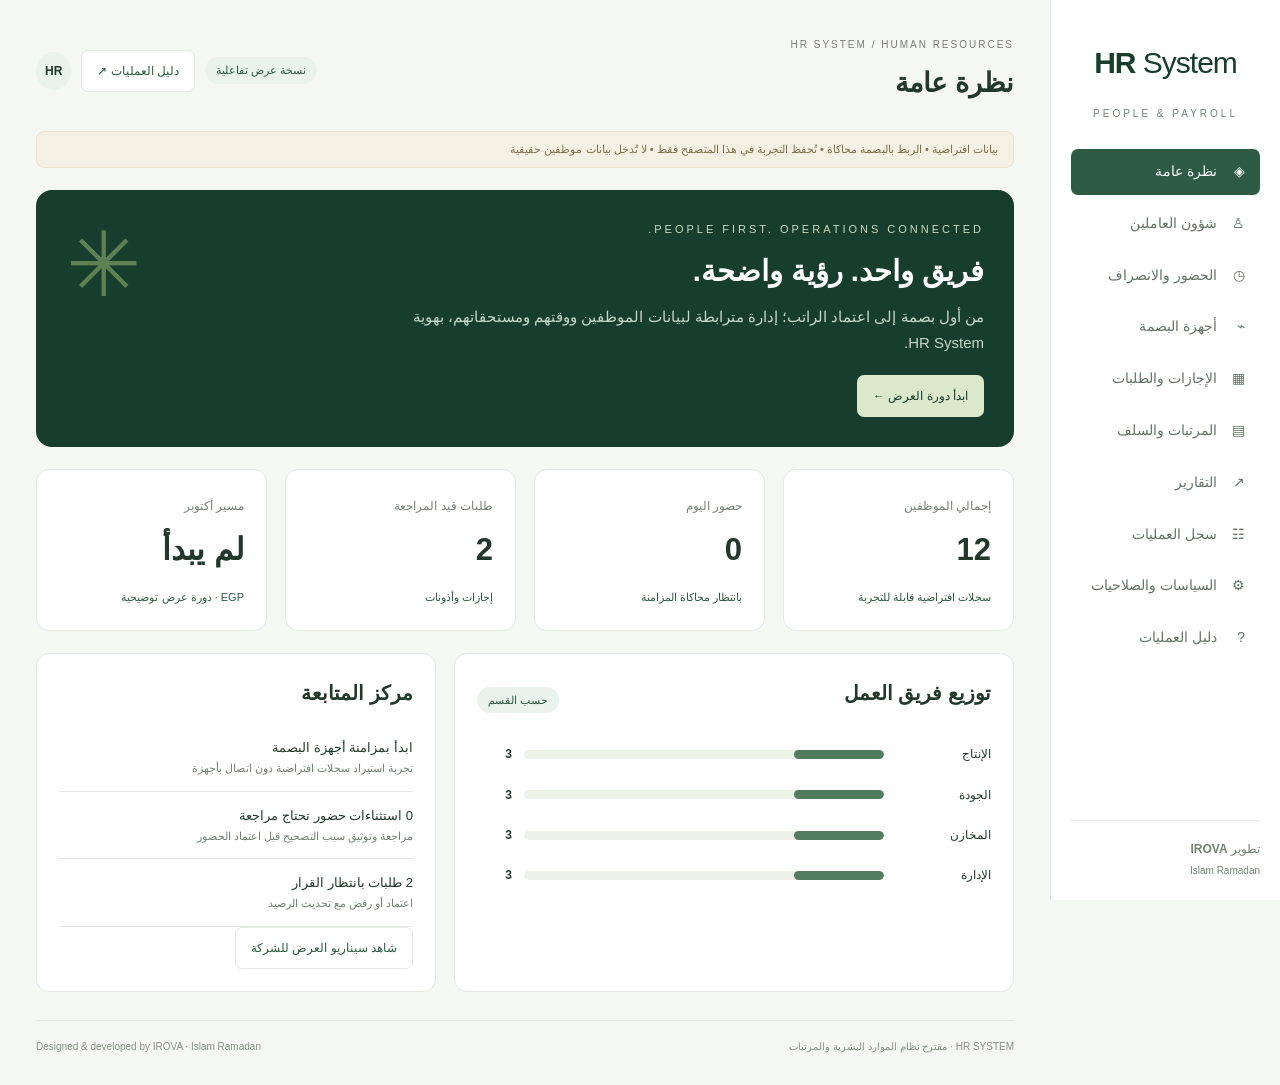
<file: hr-system/index.html>
<!doctype html><html lang="ar" dir="rtl"><head><meta charset="UTF-8"><meta name="viewport" content="width=device-width,initial-scale=1"><title>HR System — الموارد البشرية والرواتب</title><link rel="stylesheet" href="style.css"></head><body><aside><div class="brand"><strong class="hr-wordmark">HR <span>System</span></strong></div><div class="suite">PEOPLE & PAYROLL</div><nav id="nav"></nav><div class="asidefoot">تطوير <b>IROVA</b><br><small>Islam Ramadan</small></div></aside><main><header><div><small>HR SYSTEM / HUMAN RESOURCES</small><h1 id="title"></h1></div><div class="headtools"><span class="pill">نسخة عرض تفاعلية</span><button onclick="go('guide')">دليل العمليات ↗</button><span class="avatar">HR</span></div></header><div class="notice">بيانات افتراضية • الربط بالبصمة محاكاة • تُحفظ التجربة في هذا المتصفح فقط • لا تُدخل بيانات موظفين حقيقية</div><div id="view"></div><footer>HR SYSTEM · مقترح نظام الموارد البشرية والمرتبات <span>Designed & developed by IROVA · Islam Ramadan</span></footer></main><dialog id="modal"><div id="dialogBody"></div><button class="secondary" onclick="document.querySelector('dialog').close()">إغلاق</button></dialog><div id="toast" role="status"></div><script src="app.js"></script></body></html>
</file>
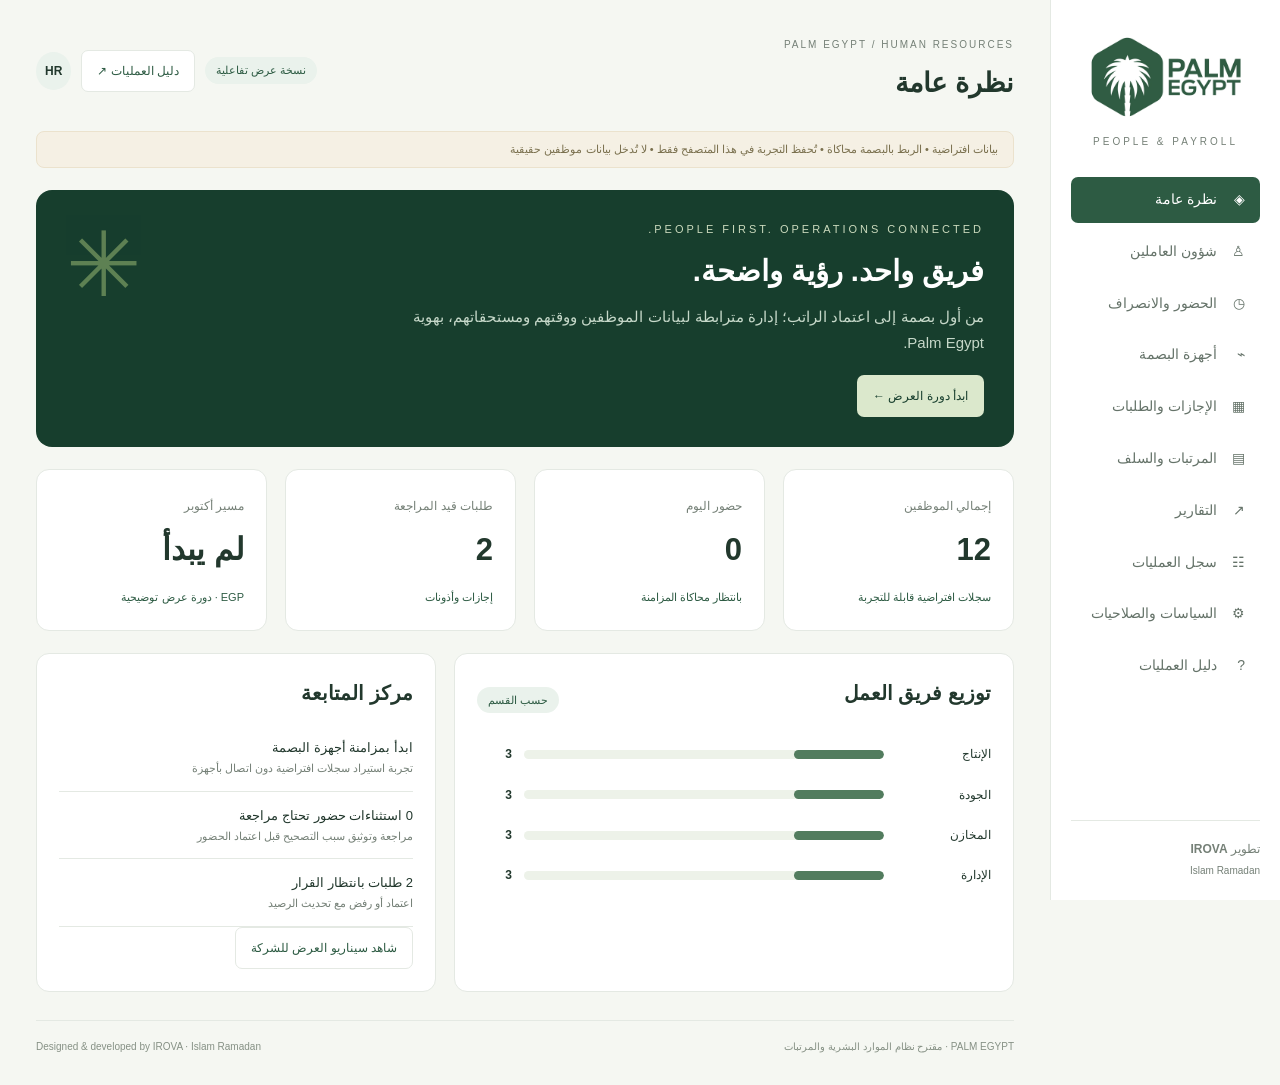
<file: palm-hr/index.html>
<!doctype html><html lang="ar" dir="rtl"><head><meta charset="UTF-8"><meta name="viewport" content="width=device-width,initial-scale=1"><title>Palm Egypt — الموارد البشرية والرواتب</title><link rel="stylesheet" href="style.css"></head><body><aside><div class="brand"><img src="logo.png" alt="Palm Egypt"></div><div class="suite">PEOPLE & PAYROLL</div><nav id="nav"></nav><div class="asidefoot">تطوير <b>IROVA</b><br><small>Islam Ramadan</small></div></aside><main><header><div><small>PALM EGYPT / HUMAN RESOURCES</small><h1 id="title"></h1></div><div class="headtools"><span class="pill">نسخة عرض تفاعلية</span><button onclick="go('guide')">دليل العمليات ↗</button><span class="avatar">HR</span></div></header><div class="notice">بيانات افتراضية • الربط بالبصمة محاكاة • تُحفظ التجربة في هذا المتصفح فقط • لا تُدخل بيانات موظفين حقيقية</div><div id="view"></div><footer>PALM EGYPT · مقترح نظام الموارد البشرية والمرتبات <span>Designed & developed by IROVA · Islam Ramadan</span></footer></main><dialog id="modal"><div id="dialogBody"></div><button class="secondary" onclick="document.querySelector('dialog').close()">إغلاق</button></dialog><div id="toast" role="status"></div><script src="app.js"></script></body></html>
</file>
<file: white.css>
/* IROVA / White editorial portfolio — October 2026 */
:root,html[data-theme="light"]{--bg:#fcfcfd;--bg-alt:#f3f5f9;--surface:#fff;--surface-soft:#edf1f8;--text:#101218;--muted:#606674;--subtle:#687184;--line:#dce1ea;--accent:#1744ff;--accent-hi:#1235cf;--accent-text:#fff;--paper:#fff;--radius:14px}
html[data-theme="dark"]{--bg:#101522;--bg-alt:#171e2d;--surface:#1c2537;--surface-soft:#222e45;--text:#f4f7ff;--muted:#b3bed1;--subtle:#a8b5cd;--line:#35435e;--accent:#84a4ff;--accent-hi:#a8bdff;--accent-text:#101522;--paper:#1c2537}
body{background:var(--bg)}.container{width:min(1320px,calc(100% - 96px))}.site-header{border-bottom:0;position:relative;background:var(--bg)}.header-inner{height:100px}.brand-emblem{display:none}.brand-name b{font-size:34px;letter-spacing:-.06em;line-height:1}.brand-dot{color:var(--accent)}.brand-name small{font-size:8px;letter-spacing:.14em;margin-top:8px}.main-nav a{color:var(--text);font-size:14px}.header-cta{border-radius:99px;background:transparent;border:1px solid var(--line);color:var(--text)}.header-cta:hover{background:var(--surface-soft)}.header-actions{gap:14px}.btn{border-radius:99px;padding:16px 26px;gap:24px;min-height:55px}.btn-primary{box-shadow:0 8px 22px #1744ff12}.hero{min-height:710px;padding:65px 0 85px;grid-template-columns:1.08fr 1fr;gap:65px}.hero h1{font-size:clamp(48px,5.4vw,80px);line-height:1.2;letter-spacing:-.045em;margin:26px 0}.hero h1 em{color:var(--text)}.hero h1 em:after{content:'.';color:var(--accent)}html[lang="en"] .hero h1{font-size:clamp(48px,5.4vw,78px);line-height:1.05;letter-spacing:-.065em}.hero-paragraph{max-width:510px;font-size:18px;line-height:1.9}.eyebrow{font-size:11px;letter-spacing:.03em}.hero-note{font-size:11px;margin-top:34px;flex-wrap:wrap}.availability-dot{background:var(--accent);box-shadow:0 0 0 5px #1744ff0d}
.founder-art{height:555px;direction:ltr;position:relative}.architectural-panel{position:absolute;border:1px solid var(--line);border-radius:22px;box-shadow:0 24px 70px #13317d0b}.panel-back{inset:0 0 40px 45px;transform:rotate(5deg);background:linear-gradient(155deg,#f8faff,#dee7ff)}.panel-front{inset:40px 38px 5px 0;transform:rotate(-4deg);background:linear-gradient(160deg,#fff,#e9eef9)}.portrait-frame{position:absolute;inset:25px 22px 44px 22px;border-radius:15px;overflow:hidden;background:#ebedf0;box-shadow:0 15px 55px #14244218}.portrait-frame img{width:100%;height:100%;object-fit:cover;object-position:50% 35%;filter:none}.founder-caption{position:absolute;bottom:4px;left:0;right:38px;border:1px solid var(--line);background:var(--surface);color:var(--text);border-radius:12px;box-shadow:0 12px 35px #12244a10;padding:22px 26px;display:flex;align-items:baseline;justify-content:space-between;gap:16px}.founder-caption strong{font:800 23px var(--latin);letter-spacing:-.05em}.founder-caption span{font:700 8px var(--latin);letter-spacing:.11em;color:var(--accent)}.portrait-edition{position:absolute;right:-15px;top:50%;writing-mode:vertical-rl;font:600 8px var(--latin);letter-spacing:.18em;color:var(--muted)}
.service-ticker{height:59px;transform:none;margin:0;border-block:1px solid var(--line);background:var(--bg);color:var(--muted)}.ticker-track span{font-size:11px;font-weight:600;letter-spacing:.17em}.ticker-track b{color:var(--accent);font-size:13px;margin:0 35px}.section-pad{padding:96px 0}.section-index{border:0;padding:0;font-size:10px}.section-kicker{font-size:12px}.section-heading{gap:40px;margin-bottom:36px}.section-heading h2,.about-copy h2{font-size:clamp(38px,4.4vw,63px)}.section-heading h2 em,.about-copy h2 em{color:var(--text)}.section-description{font-size:15px;max-width:370px}.filter-bar{margin:0 0 32px;gap:8px}.filter-chip{font-size:12px;padding:8px 18px}.projects-grid{gap:32px}.project-big,.project-compact,.project-full{grid-column:span 6}.project-visual,.project-big .project-visual,.project-compact .project-visual,.project-b2b .project-visual{aspect-ratio:1.45;border-radius:14px;background:var(--surface-soft);border:1px solid var(--line)}.project-visual img{filter:none;object-fit:contain}.project-card[data-project="lafornata"] .project-visual,.project-card[data-project="branding"] .project-visual{padding:34px 15px 15px;background:linear-gradient(140deg,#f7f0e5,#eee7db)}.project-card[data-project="lafornata"] img,.project-card[data-project="branding"] img{object-position:top;border-radius:5px;background:#141414}.browser-bar{position:absolute;top:0;left:0;right:0;display:flex;align-items:center;height:34px;gap:5px;padding:0 14px;direction:ltr}.browser-bar i{width:5px;height:5px;background:#a6a8ae;border-radius:50%}.browser-bar span{font:500 8px var(--latin);margin-left:8px;color:#666}.project-card[data-project="lafornata"] .project-top-chip,.project-card[data-project="branding"] .project-top-chip,.project-card[data-project="lafornata"] .project-number,.project-card[data-project="branding"] .project-number{display:none}.project-top-chip{font-size:9px;top:14px;left:14px;background:#101a32ba;border-radius:5px;backdrop-filter:none}.project-number{font-size:9px;top:24px}.project-meta{padding:19px 0 22px;border-bottom:0;align-items:start}.project-type{font-size:11px;color:var(--muted)}.project-meta h3{font-size:24px;letter-spacing:-.03em}.project-meta h3 span{font-size:15px;display:block;margin-top:3px;color:var(--muted)}.project-link-circle{border:0;width:36px;height:36px;color:var(--text);font-size:24px}.project-card:hover .project-link-circle{background:var(--accent);color:var(--accent-text)}.prime-visual{height:auto;min-height:0;gap:24px}.prime-bottle{transform:scale(.78) rotate(-7deg);transform-origin:center}.prime-visual-copy strong{font-size:54px}.prime-visual-copy small{font-size:8px}.work-foot{border-top:1px solid var(--line);padding-top:25px}.services-section{background:var(--bg-alt)}.services-grid{gap:0;border:1px solid var(--line);border-radius:14px;overflow:hidden;background:var(--surface)}.service-item{border:0;border-inline-end:1px solid var(--line);padding:32px 26px;min-height:310px}.service-item:last-child{border-inline-end:0}.service-item:hover{background:var(--surface-soft)}.service-icon{border:0;background:var(--surface-soft);color:var(--accent);border-radius:12px;width:48px;height:48px}.service-item h3{font-size:22px}.service-item p{font-size:14px}.service-item small{font-size:9px}.service-num{color:var(--subtle)}
.about-art{height:auto;aspect-ratio:1;border-radius:20px;border:1px solid var(--line);background:linear-gradient(145deg,var(--surface),var(--surface-soft));box-shadow:none}.about-orbit{width:76%;height:60%;border-radius:0;border:1px solid var(--accent);background:var(--surface);box-shadow:20px 22px 0 #1744ff09;transform:none;direction:ltr}.about-orbit:before,.about-orbit:after{display:none}.about-monogram{font:800 clamp(58px,7vw,100px) var(--latin);letter-spacing:-.075em;color:var(--text)}.about-monogram span{color:var(--accent)}.about-ring-label{color:var(--muted);background:var(--surface);font-size:8px}.about-corner-note{color:var(--muted)}.about-tags span{border-radius:99px}.contact-section{padding-top:10px}.contact-card{border-radius:20px;border:0;background:#1744ff;color:#fff;padding:65px;min-height:430px}.contact-content h2 em,.contact-content .section-kicker,.contact-foot{color:#fff}.contact-content p{color:#e2e9ff}.contact-content .btn-primary{background:#fff;color:#1235cf}.contact-content .btn-outline{color:#fff;border-color:#ffffff75}.contact-content .btn-outline:hover{background:#ffffff15}.contact-content .section-index{color:#fff}.contact-side{color:#ffffffaa;font-size:64px;transform:none}.contact-side em,.asterisk{color:#fff}.contact-glow{background:radial-gradient(circle,#ffffff16,transparent 65%)}.footer-signature{direction:ltr;display:flex;flex-direction:column;align-items:center;justify-content:center;gap:6px;border:1px solid var(--line);border-radius:0;width:min(280px,100%);aspect-ratio:1;margin:10px auto 45px;background:var(--surface)}.footer-signature>span{font:800 58px var(--latin);letter-spacing:-.08em;line-height:1.3}.footer-signature small{font:600 7px var(--latin);letter-spacing:.08em;color:var(--muted)}.footer-brand strong{font-size:19px}.footer-top{border-top:1px solid var(--line)}.modal-panel{border-radius:18px}.project-modal-image{height:auto;min-height:230px;background:var(--bg-alt)}.project-modal-image img{height:auto;max-height:520px;object-fit:contain}.project-modal-image:has(.prime-visual){height:350px}.btn-outline:hover{background:var(--surface-soft)}
@media(min-width:851px){html[dir="rtl"] .hero{grid-template-columns:1.08fr 1fr}}
@media(max-width:1100px){.container{width:calc(100% - 60px)}.hero{gap:35px;min-height:630px}.hero h1{font-size:59px}.founder-art{height:470px}.founder-caption{flex-direction:column;gap:3px}.services-grid{grid-template-columns:repeat(2,1fr)}.service-item{border-bottom:1px solid var(--line)}.prime-visual{gap:8px}.prime-bottle{transform:scale(.64) rotate(-7deg);width:110px}.prime-visual-copy strong{font-size:45px}}
@media(max-width:850px){.container{width:calc(100% - 40px)}.header-inner{height:82px}.brand-name b{font-size:29px}.main-nav{top:81px}.hero{padding:46px 0 55px;gap:30px;min-height:0}.hero h1,html[lang="en"] .hero h1{font-size:clamp(45px,8vw,70px)}.hero-copy{max-width:650px}.founder-art{width:min(480px,94%);height:500px;margin:10px auto}.founder-caption{flex-direction:row;align-items:center}.section-pad{padding:70px 0}.section-heading h2,.about-copy h2{font-size:43px}.project-meta h3{font-size:21px}.project-meta h3 span{font-size:14px}.about-art{max-width:480px;margin:auto;width:100%}.contact-section{padding-top:0}.contact-card{padding:43px}.contact-side{display:none}}
@media(max-width:610px){.container{width:calc(100% - 36px)}.header-actions{gap:5px}.hero{padding-top:34px;gap:20px}.hero h1,html[lang="en"] .hero h1{font-size:clamp(39px,10.2vw,59px);line-height:1.16}.hero-paragraph{font-size:16px}.eyebrow{font-size:10px;gap:10px}.hero-buttons .btn{padding:13px 16px;gap:10px;font-size:12px}.hero-note{font-size:10px;gap:8px;margin-top:25px}.founder-art{height:400px;width:96%;max-width:375px}.portrait-frame{inset:20px 16px 38px}.panel-back{inset:0 0 38px 30px}.panel-front{inset:30px 28px 10px 0}.founder-caption{padding:16px 18px;right:20px;left:0;gap:8px}.founder-caption strong{font-size:20px}.founder-caption span{font-size:7px}.portrait-edition{right:-7px;font-size:7px}.service-ticker{height:50px}.ticker-track span{font-size:10px}.section-pad{padding:58px 0}.section-heading h2,.about-copy h2{font-size:38px}.projects-grid{gap:22px;grid-template-columns:1fr}.project-big,.project-compact,.project-full{grid-column:span 1}.project-visual,.project-big .project-visual,.project-compact .project-visual,.project-b2b .project-visual{aspect-ratio:1.36}.project-meta h3{font-size:23px}.project-meta h3 span{font-size:15px}.project-meta{padding:14px 0}.prime-visual{height:auto;min-height:260px}.services-grid{grid-template-columns:1fr}.service-item{min-height:240px;border-inline-end:0;padding:28px}.service-item:last-child{border-bottom:0}.service-item h3{font-size:22px}.service-item p{font-size:15px}.service-item small{font-size:9px}.about-art{height:auto;aspect-ratio:1}.about-monogram{font-size:68px}.about-ring-label{font-size:6px}.contact-section{padding-top:0}.contact-card{padding:36px 24px}.contact-content h2{font-size:36px}.footer-signature{width:220px;margin-bottom:32px}.footer-signature>span{font-size:50px}.footer-signature small{font-size:6px}.footer-top{align-items:start;gap:15px}.footer-brand strong{font-size:15px}.back-top{font-size:12px}.modal-copy{padding:28px 22px}.project-modal-image{min-height:180px}.project-modal-image:has(.prime-visual){height:270px}}
@media(prefers-reduced-motion:reduce){html{scroll-behavior:auto}.ticker-track{animation:none}*,*::before,*::after{transition:none!important}}
</file>
<file: hr-system/style.css>
:root{--green:#2d5b43;--dark:#173e2d;--mint:#eaf2ec;--ink:#22382d;--muted:#758077;--line:#e4e9e3;--bg:#f5f7f2;--gold:#c49b54}*{box-sizing:border-box}body{margin:0;background:var(--bg);color:var(--ink);font:15px Tahoma,Arial,sans-serif;line-height:1.7}aside{width:230px;position:fixed;right:0;top:0;height:100vh;background:white;border-left:1px solid var(--line);padding:20px;display:flex;flex-direction:column}.brand{height:113px;overflow:hidden;display:flex;align-items:center;justify-content:center}.brand img{width:210px;max-width:none}.suite{text-align:center;color:var(--muted);font-size:10px;letter-spacing:3px;margin:0 0 24px}nav button{width:100%;text-align:right;margin:3px 0;padding:11px 15px;background:none;border:none;color:#657369;font-size:14px}nav button.active{background:var(--green);color:white}nav button span{display:inline-block;width:28px}.asidefoot{margin-top:auto;border-top:1px solid var(--line);padding-top:18px;color:var(--muted);font-size:12px}main{margin-right:230px;padding:30px 36px}header{display:flex;align-items:center;justify-content:space-between;gap:15px;margin-bottom:20px}header small{font-size:10px;letter-spacing:2px;color:var(--muted)}h1{font-size:27px;margin:5px 0}h2{font-size:20px;margin:0 0 14px}h3{margin:0 0 8px;font-size:16px}p{margin:8px 0;color:#68776d}.headtools{display:flex;align-items:center;gap:10px}.avatar{background:var(--mint);padding:9px;border-radius:50%;font-size:12px;font-weight:bold}.notice{font-size:11px;color:#7a704e;background:#f5f0e4;border:1px solid #ebe2cd;padding:8px 15px;border-radius:8px;margin-bottom:22px}.pill,.badge{display:inline-block;border-radius:20px;padding:4px 11px;background:var(--mint);color:var(--green);font-size:11px;white-space:nowrap}.warn{background:#fff1dc;color:#98671d}.bad{background:#fbe9e5;color:#ad4d3e}.hero{background:var(--dark);color:white;border-radius:16px;padding:30px;position:relative;overflow:hidden;display:flex;justify-content:space-between;gap:20px}.hero p{color:#c6d8c9;max-width:580px}.hero h2{font-size:29px;margin:8px 0}.eyebrow{font-size:11px;letter-spacing:3px;color:#cbdabd}.hero .mark{font-size:90px;color:#8eae6d;line-height:1;opacity:.6}.hero button{background:#dbe8cc;color:var(--dark);margin-top:12px}.grid{display:grid;gap:18px;margin:22px 0}.stats{grid-template-columns:repeat(4,1fr)}.two{grid-template-columns:1.4fr 1fr}.three{grid-template-columns:repeat(3,1fr)}.card{background:white;border:1px solid var(--line);border-radius:13px;padding:22px}.stat label{color:var(--muted);font-size:12px}.stat strong{font-size:31px;display:block;margin:6px 0}.stat small{font-size:11px;color:var(--green)}.row{display:flex;align-items:center;justify-content:space-between;gap:12px}.toolbar{display:flex;gap:10px;align-items:center;flex-wrap:wrap;margin-bottom:20px}button{cursor:pointer;background:var(--green);color:white;border:1px solid transparent;border-radius:7px;padding:10px 15px;font:inherit;font-size:12px}button:hover{filter:brightness(.95)}button:disabled{opacity:.45;cursor:default}.secondary,header button{background:white;border-color:var(--line);color:var(--green)}input,select{font:inherit;font-size:13px;border:1px solid #dce3dc;border-radius:7px;padding:11px;background:white;min-width:0}input:focus,button:focus-visible,select:focus{outline:2px solid #8daf88;outline-offset:2px}.tablewrap{overflow:auto}table{border-collapse:collapse;width:100%;font-size:12px;white-space:nowrap;text-align:right}th{background:#f6f8f4;color:#7b877c;font-weight:normal}th,td{padding:14px 12px;border-bottom:1px solid #edf0eb}td b{font-size:13px}.sub{font-size:11px;color:var(--muted);display:block}.barrow{display:grid;grid-template-columns:95px 1fr 35px;gap:12px;align-items:center;margin:20px 0;font-size:12px}.bar{height:9px;background:#edf2e9;border-radius:8px;overflow:hidden}.bar i{height:100%;display:block;background:#527c5e;border-radius:8px}.activity{padding:13px 0;border-bottom:1px solid var(--line);font-size:13px}.activity small{display:block;color:var(--muted)}.guidebox{border-right:3px solid var(--gold);padding:12px 17px;background:#faf9f3;margin-bottom:22px;font-size:13px;color:#65705d}.steps{display:flex;gap:10px;flex-wrap:wrap;margin:18px 0}.steps span{background:#edf2e9;padding:9px 15px;border-radius:8px;font-size:12px}.steps .done{background:#2d5b43;color:white}.money{font-variant-numeric:tabular-nums}.empty{text-align:center;padding:35px;color:var(--muted)}footer{display:flex;justify-content:space-between;gap:10px;border-top:1px solid var(--line);margin-top:28px;padding-top:17px;color:#869185;font-size:10px}dialog{border:none;border-radius:16px;padding:28px;width:min(650px,93vw);max-height:90vh;color:var(--ink)}dialog::backdrop{background:#10281db3;backdrop-filter:blur(3px)}form{display:grid;grid-template-columns:1fr 1fr;gap:14px;margin:18px 0}form label{display:flex;flex-direction:column;gap:6px;font-size:12px}form button{grid-column:1/-1}#toast{position:fixed;bottom:25px;left:25px;display:none;background:var(--dark);color:white;padding:13px 22px;border-radius:9px;z-index:20}details{background:white;border:1px solid var(--line);border-radius:10px;margin:12px 0;padding:18px}summary{cursor:pointer;font-weight:bold}details p{font-size:13px}ul{padding-right:20px}.balance{font-size:40px;color:var(--green)}.small{font-size:12px}.profile{display:flex;gap:16px;align-items:center}.initial{background:var(--mint);color:var(--green);padding:14px 18px;border-radius:12px;font-weight:bold}@media(max-width:1100px){main{padding:22px}.stats{grid-template-columns:repeat(2,1fr)}.three{grid-template-columns:1fr 1fr}.headtools .pill{display:none}}@media(max-width:760px){aside{position:static;width:auto;height:auto;padding:8px 14px}.brand{height:63px;justify-content:flex-start}.brand img{width:150px}.suite,.asidefoot{display:none}nav{display:flex;overflow:auto;gap:5px}nav button{width:auto;white-space:nowrap;padding:8px 11px;font-size:12px}main{margin:0;padding:16px}header{align-items:flex-start}header h1{font-size:22px}header small{font-size:8px}.avatar{display:none}.two,.three{grid-template-columns:1fr}.hero{padding:22px}.hero h2{font-size:24px}.hero .mark{display:none}.stats{gap:10px}.stat{padding:15px}.stat strong{font-size:26px}.card{padding:17px}footer{display:block}footer span{display:block}form{grid-template-columns:1fr}}@media print{aside,header,.notice,footer,.toolbar,button,#toast{display:none!important}main{margin:0;padding:0}dialog[open]{position:absolute;inset:0;width:100%;max-height:none}body:has(dialog[open]) main{display:none}.card{break-inside:avoid}details{break-inside:avoid}details>p{display:block!important}}

.hr-wordmark{font:800 30px Arial,sans-serif;letter-spacing:-1px;color:var(--dark);direction:ltr}.hr-wordmark span{font-weight:400}.brand{height:85px}
</file>
<file: palm-hr/style.css>
:root{--green:#2d5b43;--dark:#173e2d;--mint:#eaf2ec;--ink:#22382d;--muted:#758077;--line:#e4e9e3;--bg:#f5f7f2;--gold:#c49b54}*{box-sizing:border-box}body{margin:0;background:var(--bg);color:var(--ink);font:15px Tahoma,Arial,sans-serif;line-height:1.7}aside{width:230px;position:fixed;right:0;top:0;height:100vh;background:white;border-left:1px solid var(--line);padding:20px;display:flex;flex-direction:column}.brand{height:113px;overflow:hidden;display:flex;align-items:center;justify-content:center}.brand img{width:210px;max-width:none}.suite{text-align:center;color:var(--muted);font-size:10px;letter-spacing:3px;margin:0 0 24px}nav button{width:100%;text-align:right;margin:3px 0;padding:11px 15px;background:none;border:none;color:#657369;font-size:14px}nav button.active{background:var(--green);color:white}nav button span{display:inline-block;width:28px}.asidefoot{margin-top:auto;border-top:1px solid var(--line);padding-top:18px;color:var(--muted);font-size:12px}main{margin-right:230px;padding:30px 36px}header{display:flex;align-items:center;justify-content:space-between;gap:15px;margin-bottom:20px}header small{font-size:10px;letter-spacing:2px;color:var(--muted)}h1{font-size:27px;margin:5px 0}h2{font-size:20px;margin:0 0 14px}h3{margin:0 0 8px;font-size:16px}p{margin:8px 0;color:#68776d}.headtools{display:flex;align-items:center;gap:10px}.avatar{background:var(--mint);padding:9px;border-radius:50%;font-size:12px;font-weight:bold}.notice{font-size:11px;color:#7a704e;background:#f5f0e4;border:1px solid #ebe2cd;padding:8px 15px;border-radius:8px;margin-bottom:22px}.pill,.badge{display:inline-block;border-radius:20px;padding:4px 11px;background:var(--mint);color:var(--green);font-size:11px;white-space:nowrap}.warn{background:#fff1dc;color:#98671d}.bad{background:#fbe9e5;color:#ad4d3e}.hero{background:var(--dark);color:white;border-radius:16px;padding:30px;position:relative;overflow:hidden;display:flex;justify-content:space-between;gap:20px}.hero p{color:#c6d8c9;max-width:580px}.hero h2{font-size:29px;margin:8px 0}.eyebrow{font-size:11px;letter-spacing:3px;color:#cbdabd}.hero .mark{font-size:90px;color:#8eae6d;line-height:1;opacity:.6}.hero button{background:#dbe8cc;color:var(--dark);margin-top:12px}.grid{display:grid;gap:18px;margin:22px 0}.stats{grid-template-columns:repeat(4,1fr)}.two{grid-template-columns:1.4fr 1fr}.three{grid-template-columns:repeat(3,1fr)}.card{background:white;border:1px solid var(--line);border-radius:13px;padding:22px}.stat label{color:var(--muted);font-size:12px}.stat strong{font-size:31px;display:block;margin:6px 0}.stat small{font-size:11px;color:var(--green)}.row{display:flex;align-items:center;justify-content:space-between;gap:12px}.toolbar{display:flex;gap:10px;align-items:center;flex-wrap:wrap;margin-bottom:20px}button{cursor:pointer;background:var(--green);color:white;border:1px solid transparent;border-radius:7px;padding:10px 15px;font:inherit;font-size:12px}button:hover{filter:brightness(.95)}button:disabled{opacity:.45;cursor:default}.secondary,header button{background:white;border-color:var(--line);color:var(--green)}input,select{font:inherit;font-size:13px;border:1px solid #dce3dc;border-radius:7px;padding:11px;background:white;min-width:0}input:focus,button:focus-visible,select:focus{outline:2px solid #8daf88;outline-offset:2px}.tablewrap{overflow:auto}table{border-collapse:collapse;width:100%;font-size:12px;white-space:nowrap;text-align:right}th{background:#f6f8f4;color:#7b877c;font-weight:normal}th,td{padding:14px 12px;border-bottom:1px solid #edf0eb}td b{font-size:13px}.sub{font-size:11px;color:var(--muted);display:block}.barrow{display:grid;grid-template-columns:95px 1fr 35px;gap:12px;align-items:center;margin:20px 0;font-size:12px}.bar{height:9px;background:#edf2e9;border-radius:8px;overflow:hidden}.bar i{height:100%;display:block;background:#527c5e;border-radius:8px}.activity{padding:13px 0;border-bottom:1px solid var(--line);font-size:13px}.activity small{display:block;color:var(--muted)}.guidebox{border-right:3px solid var(--gold);padding:12px 17px;background:#faf9f3;margin-bottom:22px;font-size:13px;color:#65705d}.steps{display:flex;gap:10px;flex-wrap:wrap;margin:18px 0}.steps span{background:#edf2e9;padding:9px 15px;border-radius:8px;font-size:12px}.steps .done{background:#2d5b43;color:white}.money{font-variant-numeric:tabular-nums}.empty{text-align:center;padding:35px;color:var(--muted)}footer{display:flex;justify-content:space-between;gap:10px;border-top:1px solid var(--line);margin-top:28px;padding-top:17px;color:#869185;font-size:10px}dialog{border:none;border-radius:16px;padding:28px;width:min(650px,93vw);max-height:90vh;color:var(--ink)}dialog::backdrop{background:#10281db3;backdrop-filter:blur(3px)}form{display:grid;grid-template-columns:1fr 1fr;gap:14px;margin:18px 0}form label{display:flex;flex-direction:column;gap:6px;font-size:12px}form button{grid-column:1/-1}#toast{position:fixed;bottom:25px;left:25px;display:none;background:var(--dark);color:white;padding:13px 22px;border-radius:9px;z-index:20}details{background:white;border:1px solid var(--line);border-radius:10px;margin:12px 0;padding:18px}summary{cursor:pointer;font-weight:bold}details p{font-size:13px}ul{padding-right:20px}.balance{font-size:40px;color:var(--green)}.small{font-size:12px}.profile{display:flex;gap:16px;align-items:center}.initial{background:var(--mint);color:var(--green);padding:14px 18px;border-radius:12px;font-weight:bold}@media(max-width:1100px){main{padding:22px}.stats{grid-template-columns:repeat(2,1fr)}.three{grid-template-columns:1fr 1fr}.headtools .pill{display:none}}@media(max-width:760px){aside{position:static;width:auto;height:auto;padding:8px 14px}.brand{height:63px;justify-content:flex-start}.brand img{width:150px}.suite,.asidefoot{display:none}nav{display:flex;overflow:auto;gap:5px}nav button{width:auto;white-space:nowrap;padding:8px 11px;font-size:12px}main{margin:0;padding:16px}header{align-items:flex-start}header h1{font-size:22px}header small{font-size:8px}.avatar{display:none}.two,.three{grid-template-columns:1fr}.hero{padding:22px}.hero h2{font-size:24px}.hero .mark{display:none}.stats{gap:10px}.stat{padding:15px}.stat strong{font-size:26px}.card{padding:17px}footer{display:block}footer span{display:block}form{grid-template-columns:1fr}}@media print{aside,header,.notice,footer,.toolbar,button,#toast{display:none!important}main{margin:0;padding:0}dialog[open]{position:absolute;inset:0;width:100%;max-height:none}body:has(dialog[open]) main{display:none}.card{break-inside:avoid}details{break-inside:avoid}details>p{display:block!important}}
</file>
